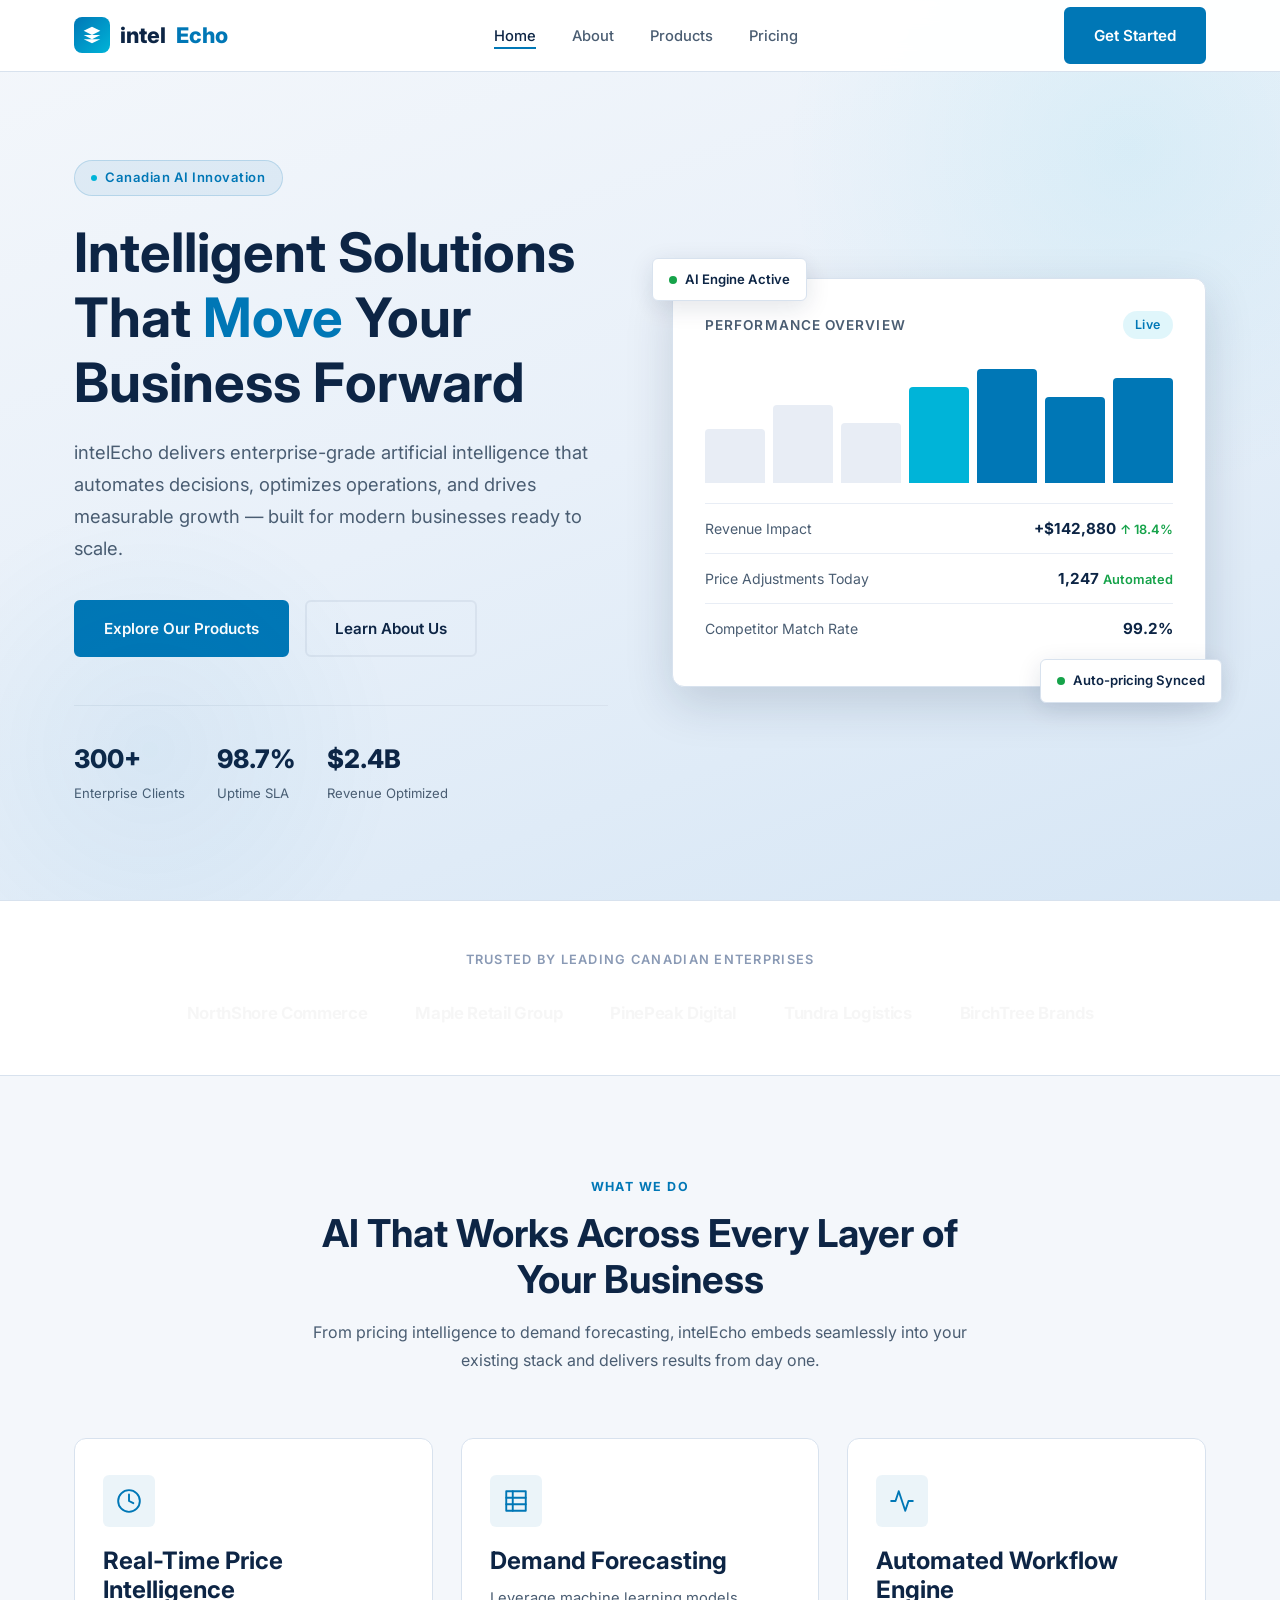
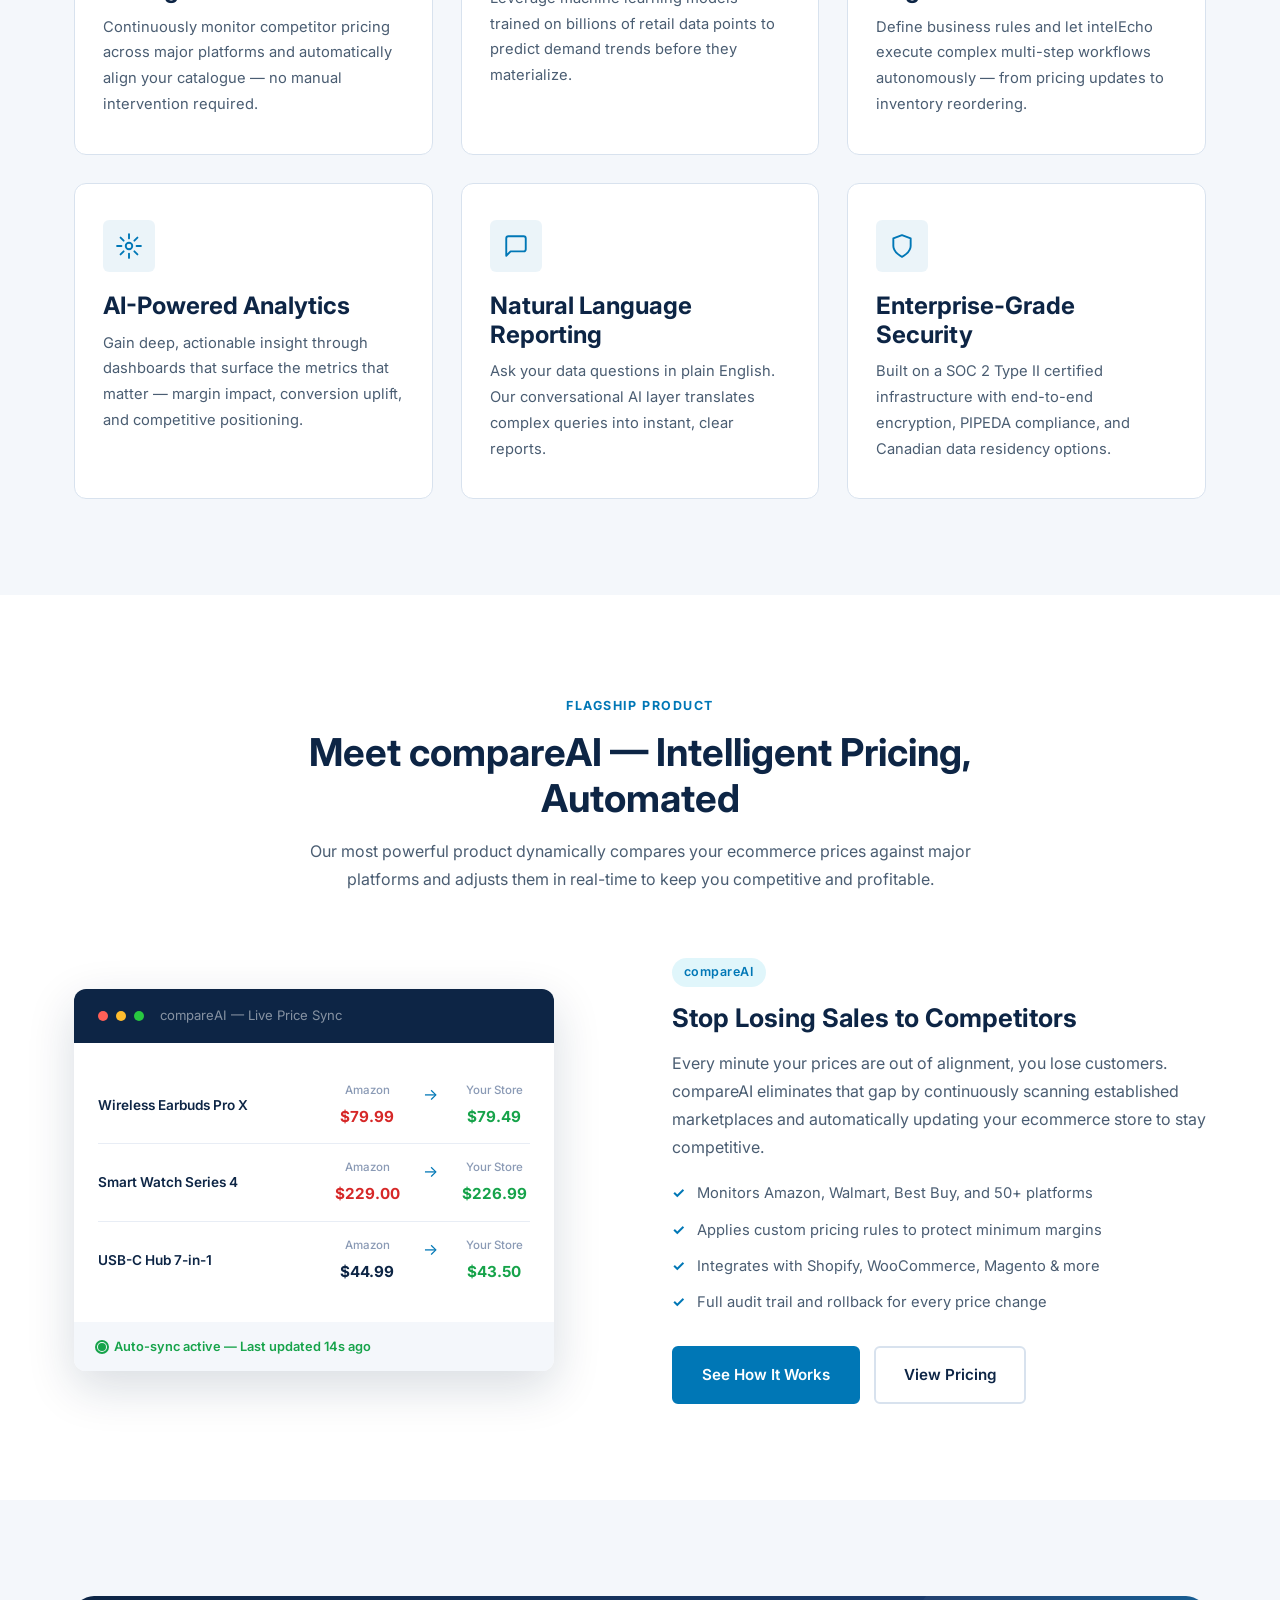
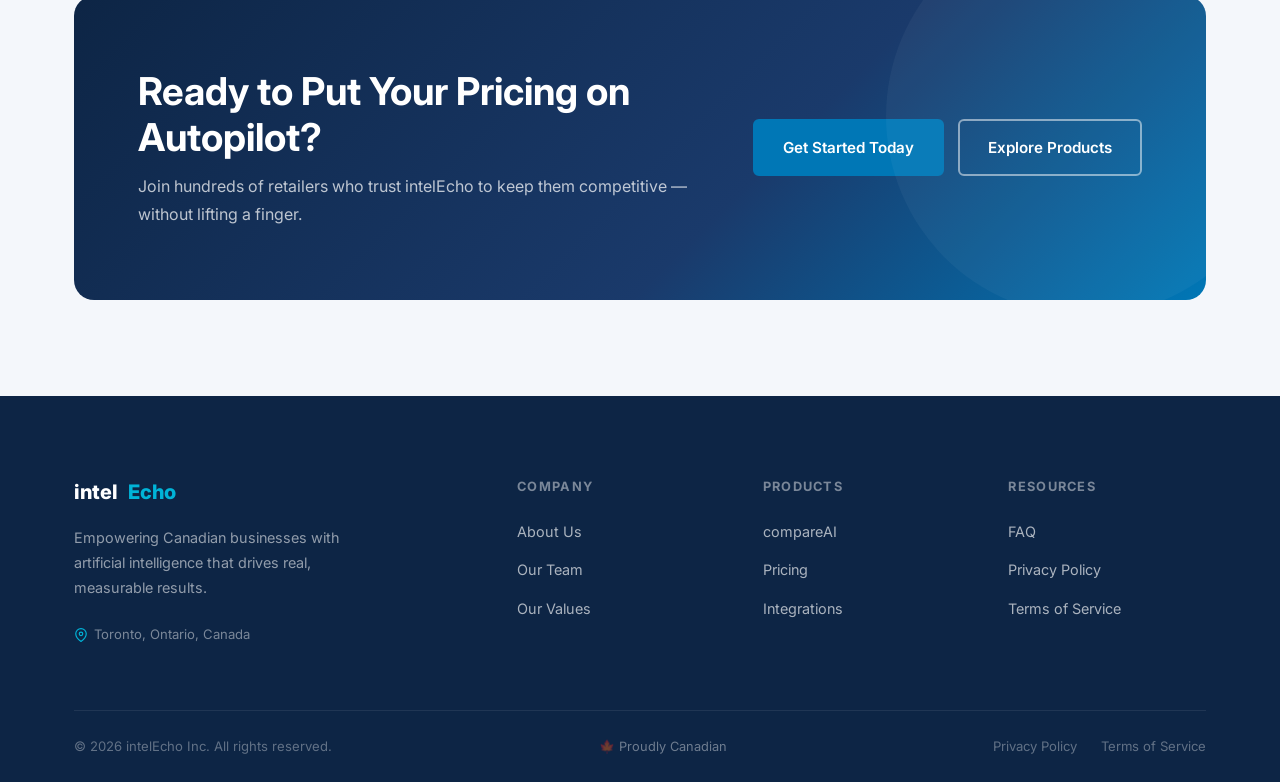
<file: index.html>
<!DOCTYPE html>
<html lang="en-CA">
<head>
  <meta charset="UTF-8" />
  <meta name="viewport" content="width=device-width, initial-scale=1.0" />
  <title>intelEcho — AI-Driven Business Solutions</title>
  <meta name="description" content="intelEcho delivers enterprise-grade artificial intelligence solutions for businesses. Automate, optimize, and scale with confidence." />
  <link rel="preconnect" href="https://fonts.googleapis.com" />
  <link rel="preconnect" href="https://fonts.gstatic.com" crossorigin />
  <link href="https://fonts.googleapis.com/css2?family=Inter:wght@400;500;600;700;800&display=swap" rel="stylesheet" />
  <link rel="stylesheet" href="css/style.css" />
</head>
<body>

  <!-- ======================== NAVIGATION ======================== -->
  <nav class="nav" id="navbar">
    <div class="nav__inner">
      <a href="index.html" class="nav__logo">
        <div class="nav__logo-icon">
          <svg viewBox="0 0 24 24" xmlns="http://www.w3.org/2000/svg">
            <path d="M12 2L2 7l10 5 10-5-10-5zM2 17l10 5 10-5M2 12l10 5 10-5"/>
          </svg>
        </div>
        intel<span class="accent">Echo</span>
      </a>

      <ul class="nav__links">
        <li><a href="index.html" class="active">Home</a></li>
        <li><a href="about.html">About</a></li>
        <li><a href="products.html">Products</a></li>
        <li><a href="pricing.html">Pricing</a></li>
      </ul>

      <div class="nav__cta">
        <a href="https://mail.google.com/mail/?view=cm&fs=1&to=contact@intelechoai.com&su=Getting+Started+with+intelEcho" target="_blank" rel="noopener" class="btn btn-primary">Get Started</a>
      </div>

      <div class="nav__hamburger" id="hamburger" aria-label="Open menu">
        <span></span><span></span><span></span>
      </div>
    </div>
  </nav>

  <div class="nav__mobile" id="mobileMenu">
    <a href="index.html">Home</a>
    <a href="about.html">About</a>
    <a href="products.html">Products</a>
    <a href="pricing.html">Pricing</a>
    <a href="https://mail.google.com/mail/?view=cm&fs=1&to=contact@intelechoai.com&su=Getting+Started+with+intelEcho" target="_blank" rel="noopener" class="btn btn-primary">Get Started</a>
  </div>

  <!-- ======================== HERO ======================== -->
  <section class="hero">
    <div class="container">
      <div class="hero__inner">
        <div class="hero__content animate-in">
          <div class="hero__eyebrow">Canadian AI Innovation</div>
          <h1>Intelligent Solutions That <span class="highlight">Move</span> Your Business Forward</h1>
          <p class="lead">intelEcho delivers enterprise-grade artificial intelligence that automates decisions, optimizes operations, and drives measurable growth — built for modern businesses ready to scale.</p>
          <div class="hero__actions">
            <a href="products.html" class="btn btn-primary">Explore Our Products</a>
            <a href="about.html" class="btn btn-outline-dark">Learn About Us</a>
          </div>
          <div class="hero__metrics">
            <div>
              <div class="hero__metric-value">300+</div>
              <div class="hero__metric-label">Enterprise Clients</div>
            </div>
            <div>
              <div class="hero__metric-value">98.7%</div>
              <div class="hero__metric-label">Uptime SLA</div>
            </div>
            <div>
              <div class="hero__metric-value">$2.4B</div>
              <div class="hero__metric-label">Revenue Optimized</div>
            </div>
          </div>
        </div>

        <div class="hero__visual animate-in animate-in--delay-2">
          <div class="floating-tag floating-tag--tl">
            <span class="dot"></span> AI Engine Active
          </div>
          <div class="hero__card">
            <div class="hero__card-header">
              <span class="hero__card-title">Performance Overview</span>
              <span class="badge badge--sky">Live</span>
            </div>
            <div class="hero__chart-bars">
              <div class="hero__bar"></div>
              <div class="hero__bar"></div>
              <div class="hero__bar"></div>
              <div class="hero__bar"></div>
              <div class="hero__bar"></div>
              <div class="hero__bar"></div>
              <div class="hero__bar"></div>
            </div>
            <div class="hero__card-stat">
              <span class="hero__stat-label">Revenue Impact</span>
              <span class="hero__stat-value">+$142,880 <span class="hero__stat-change">↑ 18.4%</span></span>
            </div>
            <div class="hero__card-stat">
              <span class="hero__stat-label">Price Adjustments Today</span>
              <span class="hero__stat-value">1,247 <span class="hero__stat-change">Automated</span></span>
            </div>
            <div class="hero__card-stat">
              <span class="hero__stat-label">Competitor Match Rate</span>
              <span class="hero__stat-value">99.2%</span>
            </div>
          </div>
          <div class="floating-tag floating-tag--br">
            <span class="dot"></span> Auto-pricing Synced
          </div>
        </div>
      </div>
    </div>
  </section>

  <!-- ======================== TRUST BAR ======================== -->
  <section class="trustbar">
    <div class="container">
      <p class="trustbar__label">Trusted by leading Canadian enterprises</p>
      <div class="trustbar__logos">
        <span class="trustbar__logo-item">NorthShore Commerce</span>
        <span class="trustbar__logo-item">Maple Retail Group</span>
        <span class="trustbar__logo-item">PinePeak Digital</span>
        <span class="trustbar__logo-item">Tundra Logistics</span>
        <span class="trustbar__logo-item">BirchTree Brands</span>
      </div>
    </div>
  </section>

  <!-- ======================== FEATURES ======================== -->
  <section class="section section--gray">
    <div class="container">
      <div class="section__header">
        <span class="eyebrow">What We Do</span>
        <h2>AI That Works Across Every Layer of Your Business</h2>
          <p>From pricing intelligence to demand forecasting, intelEcho embeds seamlessly into your existing stack and delivers results from day one.</p>
      </div>
      <div class="features__grid">

        <div class="feature-card animate-in">
          <div class="feature-card__icon">
            <svg viewBox="0 0 24 24"><path d="M12 2a10 10 0 1 0 0 20A10 10 0 0 0 12 2z"/><path d="M12 6v6l4 2"/></svg>
          </div>
          <h3>Real-Time Price Intelligence</h3>
          <p>Continuously monitor competitor pricing across major platforms and automatically align your catalogue — no manual intervention required.</p>
        </div>

        <div class="feature-card animate-in animate-in--delay-1">
          <div class="feature-card__icon">
            <svg viewBox="0 0 24 24"><path d="M3 3h18v18H3z"/><path d="M3 9h18M3 15h18M9 3v18"/></svg>
          </div>
          <h3>Demand Forecasting</h3>
          <p>Leverage machine learning models trained on billions of retail data points to predict demand trends before they materialize.</p>
        </div>

        <div class="feature-card animate-in animate-in--delay-2">
          <div class="feature-card__icon">
            <svg viewBox="0 0 24 24"><path d="M22 12h-4l-3 9L9 3l-3 9H2"/></svg>
          </div>
          <h3>Automated Workflow Engine</h3>
          <p>Define business rules and let intelEcho execute complex multi-step workflows autonomously — from pricing updates to inventory reordering.</p>
        </div>

        <div class="feature-card animate-in">
          <div class="feature-card__icon">
            <svg viewBox="0 0 24 24"><circle cx="12" cy="12" r="3"/><path d="M12 1v4M12 19v4M4.22 4.22l2.83 2.83M16.95 16.95l2.83 2.83M1 12h4M19 12h4M4.22 19.78l2.83-2.83M16.95 7.05l2.83-2.83"/></svg>
          </div>
          <h3>AI-Powered Analytics</h3>
          <p>Gain deep, actionable insight through dashboards that surface the metrics that matter — margin impact, conversion uplift, and competitive positioning.</p>
        </div>

        <div class="feature-card animate-in animate-in--delay-1">
          <div class="feature-card__icon">
            <svg viewBox="0 0 24 24"><path d="M21 15a2 2 0 0 1-2 2H7l-4 4V5a2 2 0 0 1 2-2h14a2 2 0 0 1 2 2z"/></svg>
          </div>
          <h3>Natural Language Reporting</h3>
          <p>Ask your data questions in plain English. Our conversational AI layer translates complex queries into instant, clear reports.</p>
        </div>

        <div class="feature-card animate-in animate-in--delay-2">
          <div class="feature-card__icon">
            <svg viewBox="0 0 24 24"><path d="M12 22s8-4 8-10V5l-8-3-8 3v7c0 6 8 10 8 10z"/></svg>
          </div>
          <h3>Enterprise-Grade Security</h3>
          <p>Built on a SOC 2 Type II certified infrastructure with end-to-end encryption, PIPEDA compliance, and Canadian data residency options.</p>
        </div>

      </div>
    </div>
  </section>

  <!-- ======================== PRODUCT SPOTLIGHT ======================== -->
  <section class="section">
    <div class="container">
      <div class="section__header">
        <span class="eyebrow">Flagship Product</span>
        <h2>Meet compareAI — Intelligent Pricing, Automated</h2>
        <p>Our most powerful product dynamically compares your ecommerce prices against major platforms and adjusts them in real-time to keep you competitive and profitable.</p>
      </div>

      <div style="display:grid; grid-template-columns:1fr 1fr; gap:64px; align-items:center;">
        <div>
          <div class="compare-widget" style="max-width:480px;">
            <div class="compare-widget__header">
              <div class="compare-widget__dot"></div>
              <div class="compare-widget__dot"></div>
              <div class="compare-widget__dot"></div>
              <span class="compare-widget__title">compareAI — Live Price Sync</span>
            </div>
            <div class="compare-widget__body">
              <div class="compare-row">
                <div class="compare-row__product">Wireless Earbuds Pro X</div>
                <div class="compare-row__prices">
                  <div class="compare-row__price">
                    <span class="label">Amazon</span>
                    <span class="value lower">$79.99</span>
                  </div>
                  <div class="compare-row__arrow">→</div>
                  <div class="compare-row__price">
                    <span class="label">Your Store</span>
                    <span class="value updated">$79.49</span>
                  </div>
                </div>
              </div>
              <div class="compare-row">
                <div class="compare-row__product">Smart Watch Series 4</div>
                <div class="compare-row__prices">
                  <div class="compare-row__price">
                    <span class="label">Amazon</span>
                    <span class="value lower">$229.00</span>
                  </div>
                  <div class="compare-row__arrow">→</div>
                  <div class="compare-row__price">
                    <span class="label">Your Store</span>
                    <span class="value updated">$226.99</span>
                  </div>
                </div>
              </div>
              <div class="compare-row">
                <div class="compare-row__product">USB-C Hub 7-in-1</div>
                <div class="compare-row__prices">
                  <div class="compare-row__price">
                    <span class="label">Amazon</span>
                    <span class="value">$44.99</span>
                  </div>
                  <div class="compare-row__arrow">→</div>
                  <div class="compare-row__price">
                    <span class="label">Your Store</span>
                    <span class="value updated">$43.50</span>
                  </div>
                </div>
              </div>
            </div>
            <div class="compare-widget__footer">
              <div class="compare-widget__status">
                <div class="pulse-dot"></div>
                Auto-sync active — Last updated 14s ago
              </div>
            </div>
          </div>
        </div>

        <div>
          <span class="badge badge--sky" style="margin-bottom:16px;">compareAI</span>
          <h3 style="font-size:1.6rem; margin-bottom:16px;">Stop Losing Sales to Competitors</h3>
          <p style="margin-bottom:20px;">Every minute your prices are out of alignment, you lose customers. compareAI eliminates that gap by continuously scanning established marketplaces and automatically updating your ecommerce store to stay competitive.</p>
          <ul style="display:flex; flex-direction:column; gap:12px; margin-bottom:32px;">
            <li style="display:flex; align-items:flex-start; gap:12px; font-size:0.92rem; color:#4A5D72;">
              <span style="color:#0077B6; font-weight:700; flex-shrink:0;">✓</span>
              Monitors Amazon, Walmart, Best Buy, and 50+ platforms
            </li>
            <li style="display:flex; align-items:flex-start; gap:12px; font-size:0.92rem; color:#4A5D72;">
              <span style="color:#0077B6; font-weight:700; flex-shrink:0;">✓</span>
              Applies custom pricing rules to protect minimum margins
            </li>
            <li style="display:flex; align-items:flex-start; gap:12px; font-size:0.92rem; color:#4A5D72;">
              <span style="color:#0077B6; font-weight:700; flex-shrink:0;">✓</span>
              Integrates with Shopify, WooCommerce, Magento & more
            </li>
            <li style="display:flex; align-items:flex-start; gap:12px; font-size:0.92rem; color:#4A5D72;">
              <span style="color:#0077B6; font-weight:700; flex-shrink:0;">✓</span>
              Full audit trail and rollback for every price change
            </li>
          </ul>
          <div style="display:flex; gap:14px; flex-wrap:wrap;">
            <a href="products.html" class="btn btn-primary">See How It Works</a>
            <a href="pricing.html" class="btn btn-outline-dark">View Pricing</a>
          </div>
        </div>
      </div>
    </div>
  </section>

  <!-- ======================== CTA ======================== -->
  <section class="section section--gray">
    <div class="container">
      <div class="cta-banner">
        <div class="cta-banner__content">
          <h2>Ready to Put Your Pricing on Autopilot?</h2>
          <p>Join hundreds of retailers who trust intelEcho to keep them competitive — without lifting a finger.</p>
        </div>
        <div class="cta-banner__actions">
          <a href="https://mail.google.com/mail/?view=cm&fs=1&to=contact@intelechoai.com&su=Getting+Started+with+intelEcho" target="_blank" rel="noopener" class="btn btn-primary">Get Started Today</a>
          <a href="products.html" class="btn btn-outline">Explore Products</a>
        </div>
      </div>
    </div>
  </section>

  <!-- ======================== FOOTER ======================== -->
  <footer class="footer">
    <div class="container">
      <div class="footer__grid">
        <div class="footer__brand">
          <div class="footer__logo">
            intel<span class="accent">Echo</span>
          </div>
          <p class="footer__desc">Empowering Canadian businesses with artificial intelligence that drives real, measurable results.</p>
          <div class="footer__location">
            <svg viewBox="0 0 24 24"><path d="M21 10c0 7-9 13-9 13s-9-6-9-13a9 9 0 0 1 18 0z"/><circle cx="12" cy="10" r="3"/></svg>
            Toronto, Ontario, Canada
          </div>
        </div>

        <div>
          <p class="footer__col-title">Company</p>
          <ul class="footer__links">
            <li><a href="about.html">About Us</a></li>
            <li><a href="about.html#team">Our Team</a></li>
            <li><a href="about.html#values">Our Values</a></li>
          </ul>
        </div>

        <div>
          <p class="footer__col-title">Products</p>
          <ul class="footer__links">
            <li><a href="products.html">compareAI</a></li>
            <li><a href="pricing.html">Pricing</a></li>
            <li><a href="products.html#integrations">Integrations</a></li>
          </ul>
        </div>

        <div>
          <p class="footer__col-title">Resources</p>
          <ul class="footer__links">
            <li><a href="pricing.html#faq">FAQ</a></li>
            <li><a href="#">Privacy Policy</a></li>
            <li><a href="#">Terms of Service</a></li>
          </ul>
        </div>
      </div>

      <div class="footer__bottom">
        <p class="footer__copy">&copy; 2026 intelEcho Inc. All rights reserved.</p>
        <div class="footer__flag">🍁 Proudly Canadian</div>
        <div class="footer__bottom-links">
          <a href="#">Privacy Policy</a>
          <a href="#">Terms of Service</a>
        </div>
      </div>
    </div>
  </footer>

  <script src="js/main.js"></script>
</body>
</html>
</file>
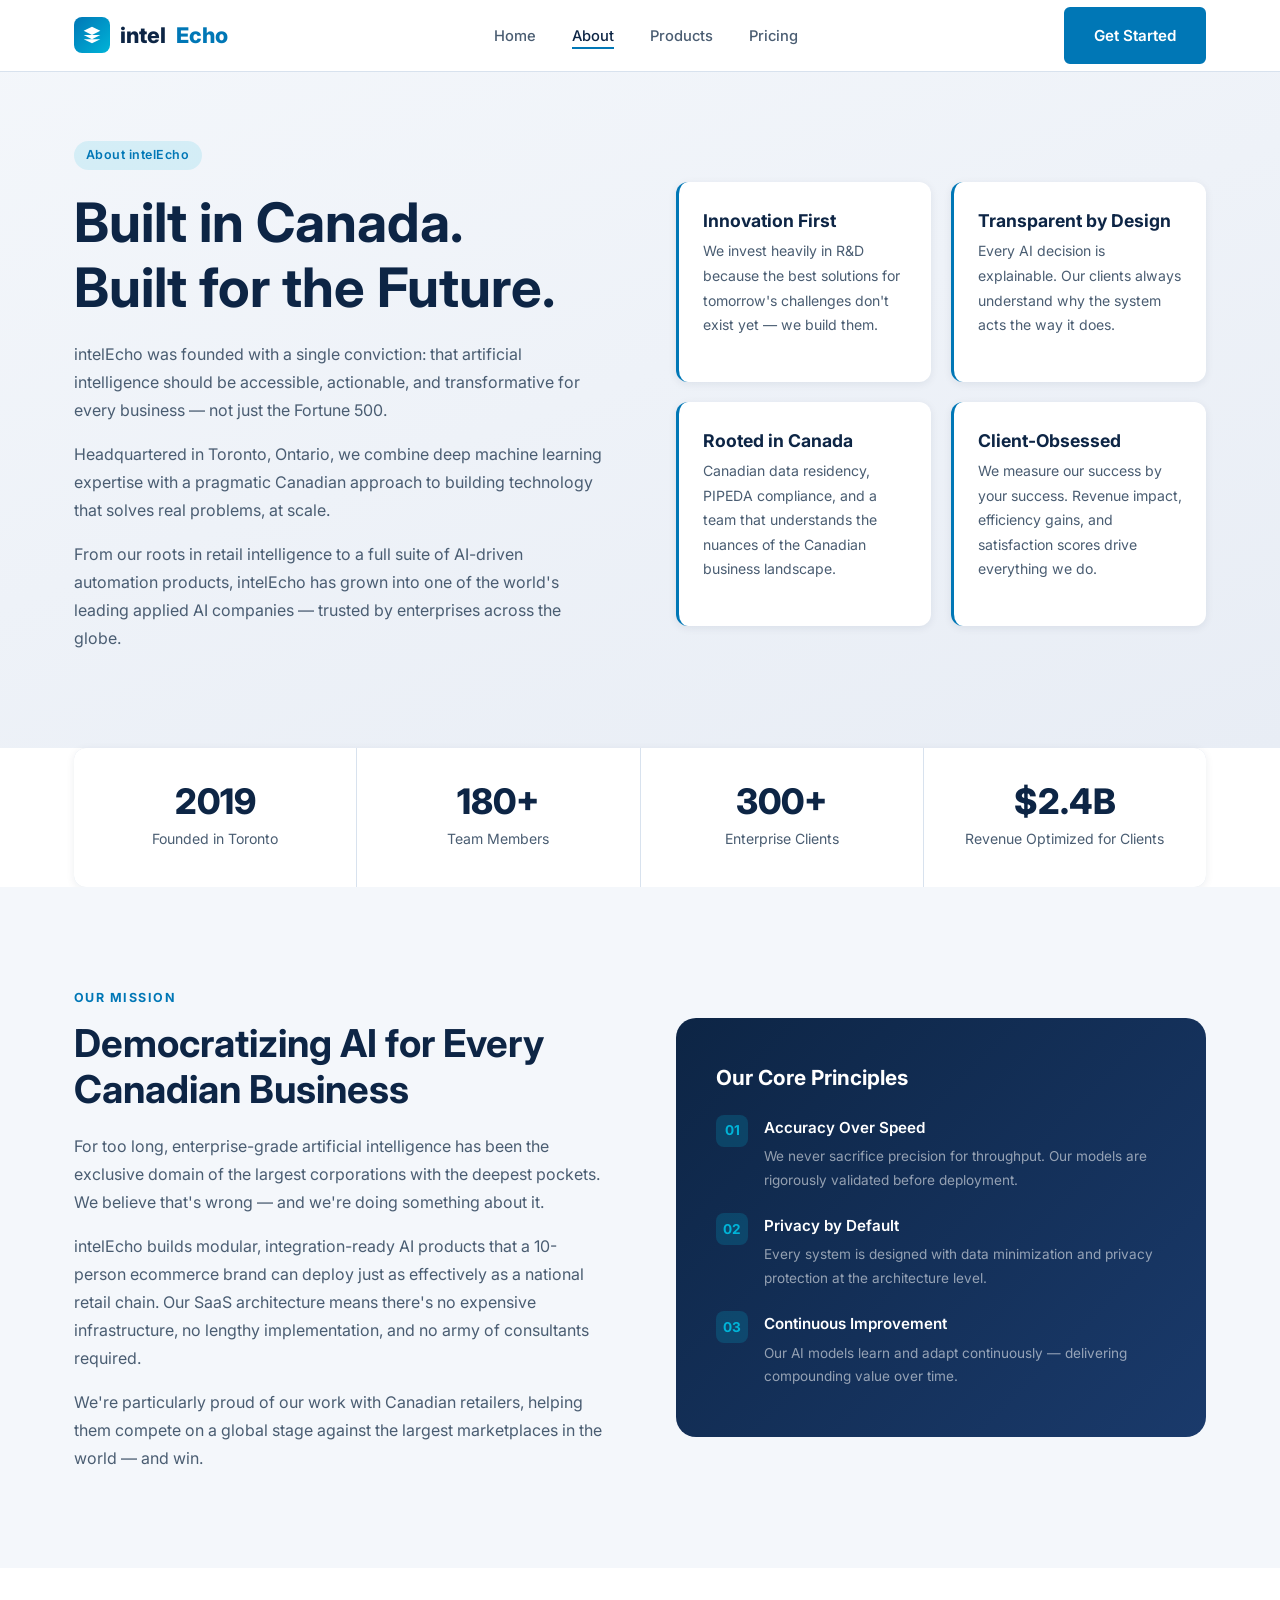
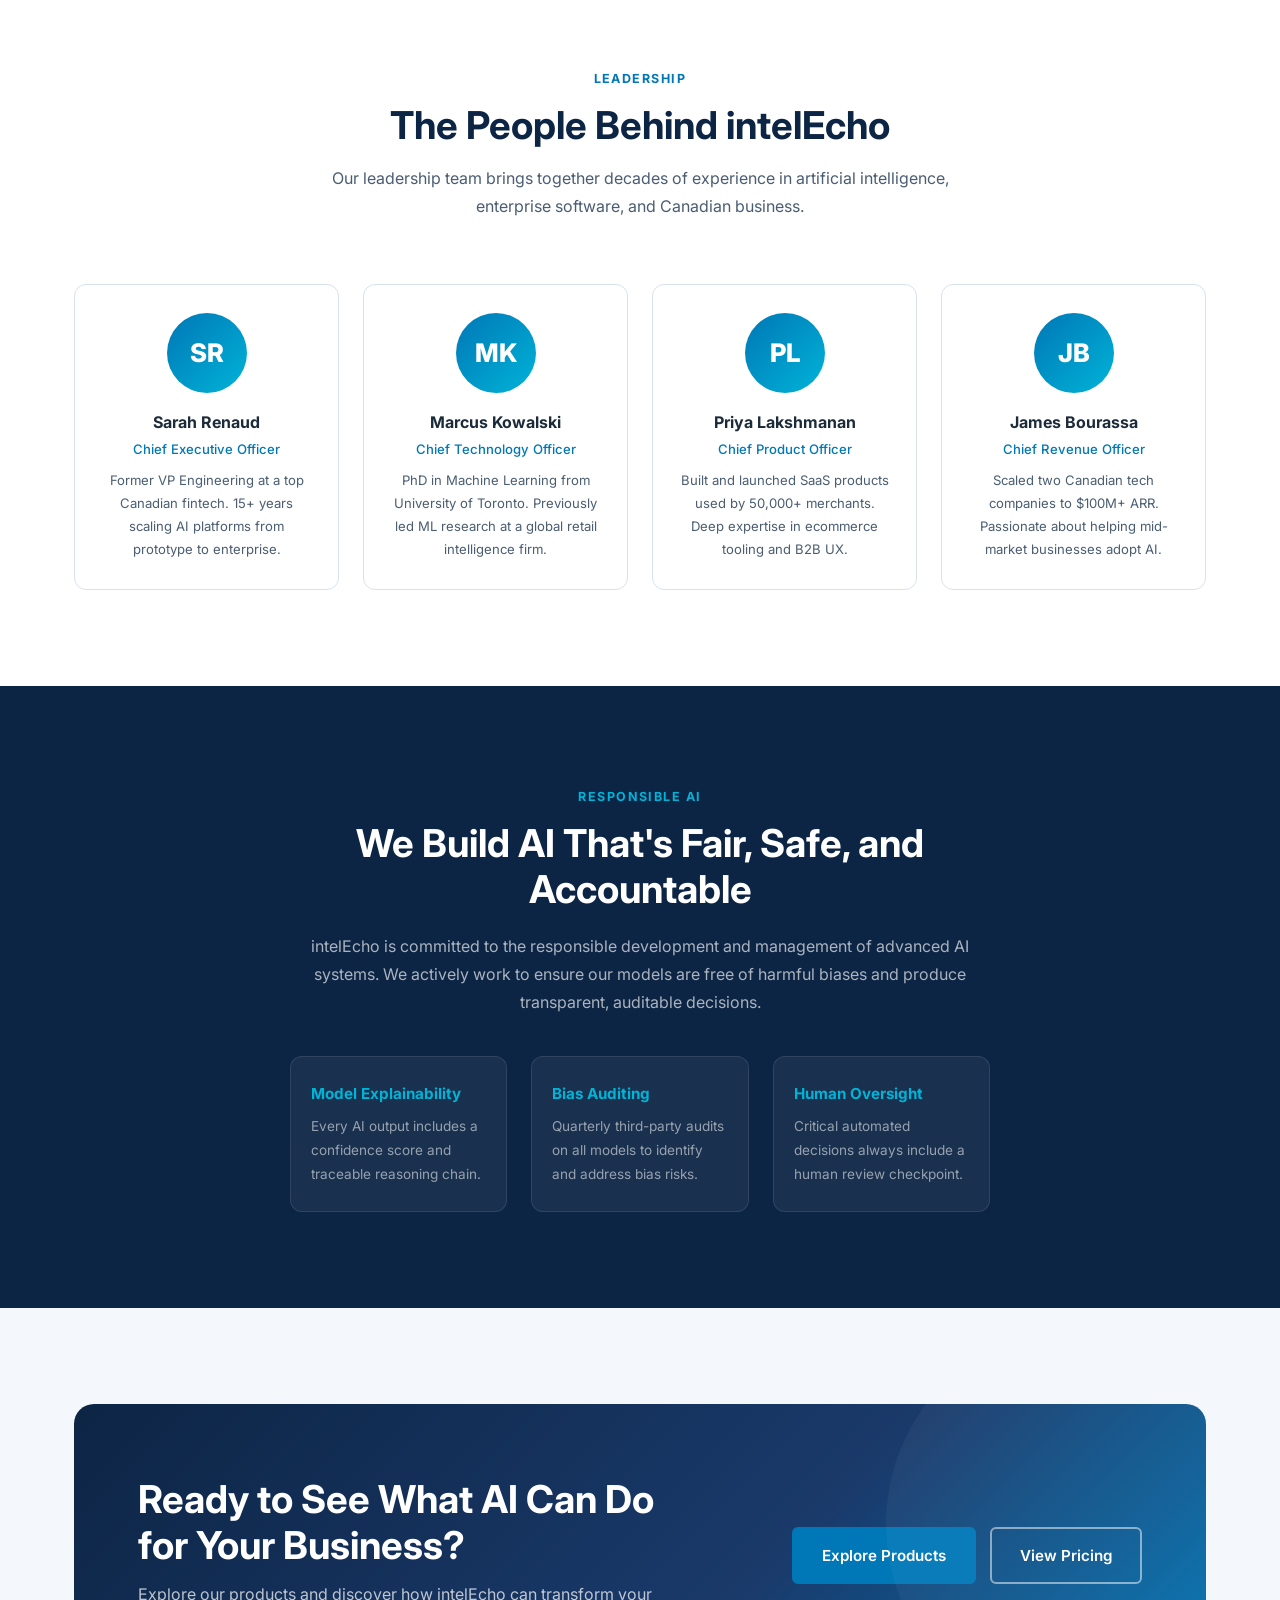
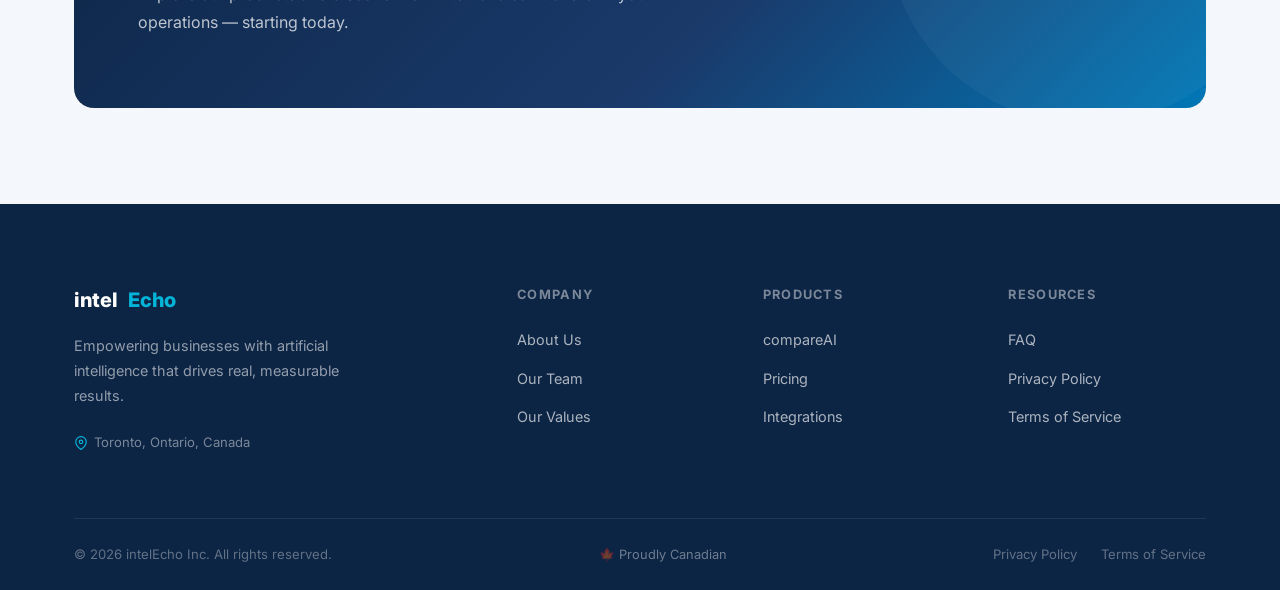
<file: about.html>
<!DOCTYPE html>
<html lang="en">
<head>
  <meta charset="UTF-8" />
  <meta name="viewport" content="width=device-width, initial-scale=1.0" />
  <title>About Us — intelEcho | AI Solutions</title>
  <meta name="description" content="Learn about intelEcho — an artificial intelligence company building the next generation of intelligent automation for enterprise businesses." />
  <link rel="preconnect" href="https://fonts.googleapis.com" />
  <link rel="preconnect" href="https://fonts.gstatic.com" crossorigin />
  <link href="https://fonts.googleapis.com/css2?family=Inter:wght@400;500;600;700;800&display=swap" rel="stylesheet" />
  <link rel="stylesheet" href="css/style.css" />
</head>
<body>

  <!-- ======================== NAVIGATION ======================== -->
  <nav class="nav" id="navbar">
    <div class="nav__inner">
      <a href="index.html" class="nav__logo">
        <div class="nav__logo-icon">
          <svg viewBox="0 0 24 24" xmlns="http://www.w3.org/2000/svg">
            <path d="M12 2L2 7l10 5 10-5-10-5zM2 17l10 5 10-5M2 12l10 5 10-5"/>
          </svg>
        </div>
        intel<span class="accent">Echo</span>
      </a>

      <ul class="nav__links">
        <li><a href="index.html">Home</a></li>
        <li><a href="about.html" class="active">About</a></li>
        <li><a href="products.html">Products</a></li>
        <li><a href="pricing.html">Pricing</a></li>
      </ul>

      <div class="nav__cta">
        <a href="https://mail.google.com/mail/?view=cm&fs=1&to=contact@intelechoai.com&su=Getting+Started+with+intelEcho" target="_blank" rel="noopener" class="btn btn-primary">Get Started</a>
      </div>

      <div class="nav__hamburger" id="hamburger" aria-label="Open menu">
        <span></span><span></span><span></span>
      </div>
    </div>
  </nav>

  <div class="nav__mobile" id="mobileMenu">
    <a href="index.html">Home</a>
    <a href="about.html">About</a>
    <a href="products.html">Products</a>
    <a href="pricing.html">Pricing</a>
    <a href="https://mail.google.com/mail/?view=cm&fs=1&to=contact@intelechoai.com&su=Getting+Started+with+intelEcho" target="_blank" rel="noopener" class="btn btn-primary">Get Started</a>
  </div>

  <!-- ======================== ABOUT HERO ======================== -->
  <section class="about-hero">
    <div class="container">
      <div class="about-hero__inner">
        <div class="animate-in">
          <span class="badge badge--sky" style="margin-bottom:20px;">About intelEcho</span>
          <h1>Built in Canada.<br>Built for the Future.</h1>
          <p>intelEcho was founded with a single conviction: that artificial intelligence should be accessible, actionable, and transformative for every business — not just the Fortune 500.</p>
          <p>Headquartered in Toronto, Ontario, we combine deep machine learning expertise with a pragmatic Canadian approach to building technology that solves real problems, at scale.</p>
          <p>From our roots in retail intelligence to a full suite of AI-driven automation products, intelEcho has grown into one of the world's leading applied AI companies — trusted by enterprises across the globe.</p>
        </div>

        <div class="about-values animate-in animate-in--delay-2" id="values">
          <div class="value-card">
            <h4>Innovation First</h4>
            <p>We invest heavily in R&D because the best solutions for tomorrow's challenges don't exist yet — we build them.</p>
          </div>
          <div class="value-card">
            <h4>Transparent by Design</h4>
            <p>Every AI decision is explainable. Our clients always understand why the system acts the way it does.</p>
          </div>
          <div class="value-card">
            <h4>Rooted in Canada</h4>
            <p>Canadian data residency, PIPEDA compliance, and a team that understands the nuances of the Canadian business landscape.</p>
          </div>
          <div class="value-card">
            <h4>Client-Obsessed</h4>
            <p>We measure our success by your success. Revenue impact, efficiency gains, and satisfaction scores drive everything we do.</p>
          </div>
        </div>
      </div>
    </div>
  </section>

  <!-- ======================== STAT STRIP ======================== -->
  <section style="padding: 0; background: var(--white);">
    <div class="container" style="padding-top: 0; padding-bottom: 0;">
      <div class="stat-strip">
        <div class="stat-strip__item">
          <div class="stat-strip__value">2019</div>
          <div class="stat-strip__label">Founded in Toronto</div>
        </div>
        <div class="stat-strip__item">
          <div class="stat-strip__value">180+</div>
          <div class="stat-strip__label">Team Members</div>
        </div>
        <div class="stat-strip__item">
          <div class="stat-strip__value">300+</div>
          <div class="stat-strip__label">Enterprise Clients</div>
        </div>
        <div class="stat-strip__item">
          <div class="stat-strip__value">$2.4B</div>
          <div class="stat-strip__label">Revenue Optimized for Clients</div>
        </div>
      </div>
    </div>
  </section>

  <!-- ======================== MISSION ======================== -->
  <section class="section section--gray">
    <div class="container">
      <div style="display:grid; grid-template-columns:1fr 1fr; gap:72px; align-items:center;">
        <div>
          <span class="eyebrow" style="display:inline-block; font-size:0.78rem; font-weight:700; letter-spacing:0.12em; text-transform:uppercase; color:var(--sky); margin-bottom:12px;">Our Mission</span>
          <h2 style="margin-bottom:20px;">Democratizing AI for Every Canadian Business</h2>
          <p style="margin-bottom:16px;">For too long, enterprise-grade artificial intelligence has been the exclusive domain of the largest corporations with the deepest pockets. We believe that's wrong — and we're doing something about it.</p>
          <p style="margin-bottom:16px;">intelEcho builds modular, integration-ready AI products that a 10-person ecommerce brand can deploy just as effectively as a national retail chain. Our SaaS architecture means there's no expensive infrastructure, no lengthy implementation, and no army of consultants required.</p>
          <p>We're particularly proud of our work with Canadian retailers, helping them compete on a global stage against the largest marketplaces in the world — and win.</p>
        </div>
        <div style="background: linear-gradient(135deg, var(--navy) 0%, var(--navy-mid) 100%); border-radius: var(--radius-lg); padding: 48px 40px;">
          <h3 style="color:var(--white); margin-bottom:24px; font-size:1.3rem;">Our Core Principles</h3>
          <ul style="display:flex; flex-direction:column; gap:20px;">
            <li style="display:flex; gap:16px; align-items:flex-start;">
              <span style="width:32px; height:32px; background:rgba(0,180,216,0.2); border-radius:8px; display:flex; align-items:center; justify-content:center; flex-shrink:0; color:var(--sky-light); font-weight:700; font-size:0.85rem;">01</span>
              <div>
                <p style="color:var(--white); font-weight:600; margin-bottom:4px; font-size:0.95rem;">Accuracy Over Speed</p>
                <p style="color:rgba(255,255,255,0.55); font-size:0.85rem; margin:0;">We never sacrifice precision for throughput. Our models are rigorously validated before deployment.</p>
              </div>
            </li>
            <li style="display:flex; gap:16px; align-items:flex-start;">
              <span style="width:32px; height:32px; background:rgba(0,180,216,0.2); border-radius:8px; display:flex; align-items:center; justify-content:center; flex-shrink:0; color:var(--sky-light); font-weight:700; font-size:0.85rem;">02</span>
              <div>
                <p style="color:var(--white); font-weight:600; margin-bottom:4px; font-size:0.95rem;">Privacy by Default</p>
                <p style="color:rgba(255,255,255,0.55); font-size:0.85rem; margin:0;">Every system is designed with data minimization and privacy protection at the architecture level.</p>
              </div>
            </li>
            <li style="display:flex; gap:16px; align-items:flex-start;">
              <span style="width:32px; height:32px; background:rgba(0,180,216,0.2); border-radius:8px; display:flex; align-items:center; justify-content:center; flex-shrink:0; color:var(--sky-light); font-weight:700; font-size:0.85rem;">03</span>
              <div>
                <p style="color:var(--white); font-weight:600; margin-bottom:4px; font-size:0.95rem;">Continuous Improvement</p>
                <p style="color:rgba(255,255,255,0.55); font-size:0.85rem; margin:0;">Our AI models learn and adapt continuously — delivering compounding value over time.</p>
              </div>
            </li>
          </ul>
        </div>
      </div>
    </div>
  </section>

  <!-- ======================== TEAM ======================== -->
  <section class="section" id="team">
    <div class="container">
      <div class="section__header">
        <span class="eyebrow">Leadership</span>
        <h2>The People Behind intelEcho</h2>
        <p>Our leadership team brings together decades of experience in artificial intelligence, enterprise software, and Canadian business.</p>
      </div>
      <div class="team-grid">
        <div class="team-card">
          <div class="team-card__avatar">SR</div>
          <div class="team-card__name">Sarah Renaud</div>
          <div class="team-card__role">Chief Executive Officer</div>
          <p>Former VP Engineering at a top Canadian fintech. 15+ years scaling AI platforms from prototype to enterprise.</p>
        </div>
        <div class="team-card">
          <div class="team-card__avatar">MK</div>
          <div class="team-card__name">Marcus Kowalski</div>
          <div class="team-card__role">Chief Technology Officer</div>
          <p>PhD in Machine Learning from University of Toronto. Previously led ML research at a global retail intelligence firm.</p>
        </div>
        <div class="team-card">
          <div class="team-card__avatar">PL</div>
          <div class="team-card__name">Priya Lakshmanan</div>
          <div class="team-card__role">Chief Product Officer</div>
          <p>Built and launched SaaS products used by 50,000+ merchants. Deep expertise in ecommerce tooling and B2B UX.</p>
        </div>
        <div class="team-card">
          <div class="team-card__avatar">JB</div>
          <div class="team-card__name">James Bourassa</div>
          <div class="team-card__role">Chief Revenue Officer</div>
          <p>Scaled two Canadian tech companies to $100M+ ARR. Passionate about helping mid-market businesses adopt AI.</p>
        </div>
      </div>
    </div>
  </section>

  <!-- ======================== AI ETHICS ======================== -->
  <section class="section section--dark">
    <div class="container">
      <div style="text-align:center; max-width:700px; margin:0 auto;">
        <span class="eyebrow" style="display:inline-block; font-size:0.78rem; font-weight:700; letter-spacing:0.12em; text-transform:uppercase; color:var(--sky-light); margin-bottom:12px;">Responsible AI</span>
        <h2 style="color:var(--white); margin-bottom:20px;">We Build AI That's Fair, Safe, and Accountable</h2>
        <p style="color:rgba(255,255,255,0.65); margin-bottom:40px;">intelEcho is committed to the responsible development and management of advanced AI systems. We actively work to ensure our models are free of harmful biases and produce transparent, auditable decisions.</p>
        <div style="display:grid; grid-template-columns:repeat(3,1fr); gap:24px; text-align:left;">
          <div style="background:rgba(255,255,255,0.05); border:1px solid rgba(255,255,255,0.1); border-radius:var(--radius-md); padding:24px 20px;">
            <p style="color:var(--sky-light); font-weight:700; font-size:0.95rem; margin-bottom:8px;">Model Explainability</p>
            <p style="color:rgba(255,255,255,0.55); font-size:0.85rem; margin:0;">Every AI output includes a confidence score and traceable reasoning chain.</p>
          </div>
          <div style="background:rgba(255,255,255,0.05); border:1px solid rgba(255,255,255,0.1); border-radius:var(--radius-md); padding:24px 20px;">
            <p style="color:var(--sky-light); font-weight:700; font-size:0.95rem; margin-bottom:8px;">Bias Auditing</p>
            <p style="color:rgba(255,255,255,0.55); font-size:0.85rem; margin:0;">Quarterly third-party audits on all models to identify and address bias risks.</p>
          </div>
          <div style="background:rgba(255,255,255,0.05); border:1px solid rgba(255,255,255,0.1); border-radius:var(--radius-md); padding:24px 20px;">
            <p style="color:var(--sky-light); font-weight:700; font-size:0.95rem; margin-bottom:8px;">Human Oversight</p>
            <p style="color:rgba(255,255,255,0.55); font-size:0.85rem; margin:0;">Critical automated decisions always include a human review checkpoint.</p>
          </div>
        </div>
      </div>
    </div>
  </section>

  <!-- ======================== CTA ======================== -->
  <section class="section section--gray">
    <div class="container">
      <div class="cta-banner">
        <div class="cta-banner__content">
          <h2>Ready to See What AI Can Do for Your Business?</h2>
          <p>Explore our products and discover how intelEcho can transform your operations — starting today.</p>
        </div>
        <div class="cta-banner__actions">
          <a href="products.html" class="btn btn-primary">Explore Products</a>
          <a href="pricing.html" class="btn btn-outline">View Pricing</a>
        </div>
      </div>
    </div>
  </section>

  <!-- ======================== FOOTER ======================== -->
  <footer class="footer">
    <div class="container">
      <div class="footer__grid">
        <div class="footer__brand">
          <div class="footer__logo">intel<span class="accent">Echo</span></div>
          <p class="footer__desc">Empowering businesses with artificial intelligence that drives real, measurable results.</p>
          <div class="footer__location">
            <svg viewBox="0 0 24 24"><path d="M21 10c0 7-9 13-9 13s-9-6-9-13a9 9 0 0 1 18 0z"/><circle cx="12" cy="10" r="3"/></svg>
            Toronto, Ontario, Canada
          </div>
        </div>
        <div>
          <p class="footer__col-title">Company</p>
          <ul class="footer__links">
            <li><a href="about.html">About Us</a></li>
            <li><a href="about.html#team">Our Team</a></li>
            <li><a href="about.html#values">Our Values</a></li>
          </ul>
        </div>
        <div>
          <p class="footer__col-title">Products</p>
          <ul class="footer__links">
            <li><a href="products.html">compareAI</a></li>
            <li><a href="pricing.html">Pricing</a></li>
            <li><a href="products.html#integrations">Integrations</a></li>
          </ul>
        </div>
        <div>
          <p class="footer__col-title">Resources</p>
          <ul class="footer__links">
            <li><a href="pricing.html#faq">FAQ</a></li>
            <li><a href="#">Privacy Policy</a></li>
            <li><a href="#">Terms of Service</a></li>
          </ul>
        </div>
      </div>
      <div class="footer__bottom">
        <p class="footer__copy">&copy; 2026 intelEcho Inc. All rights reserved.</p>
        <div class="footer__flag">🍁 Proudly Canadian</div>
        <div class="footer__bottom-links">
          <a href="#">Privacy Policy</a>
          <a href="#">Terms of Service</a>
        </div>
      </div>
    </div>
  </footer>

  <script src="js/main.js"></script>
</body>
</html>
</file>
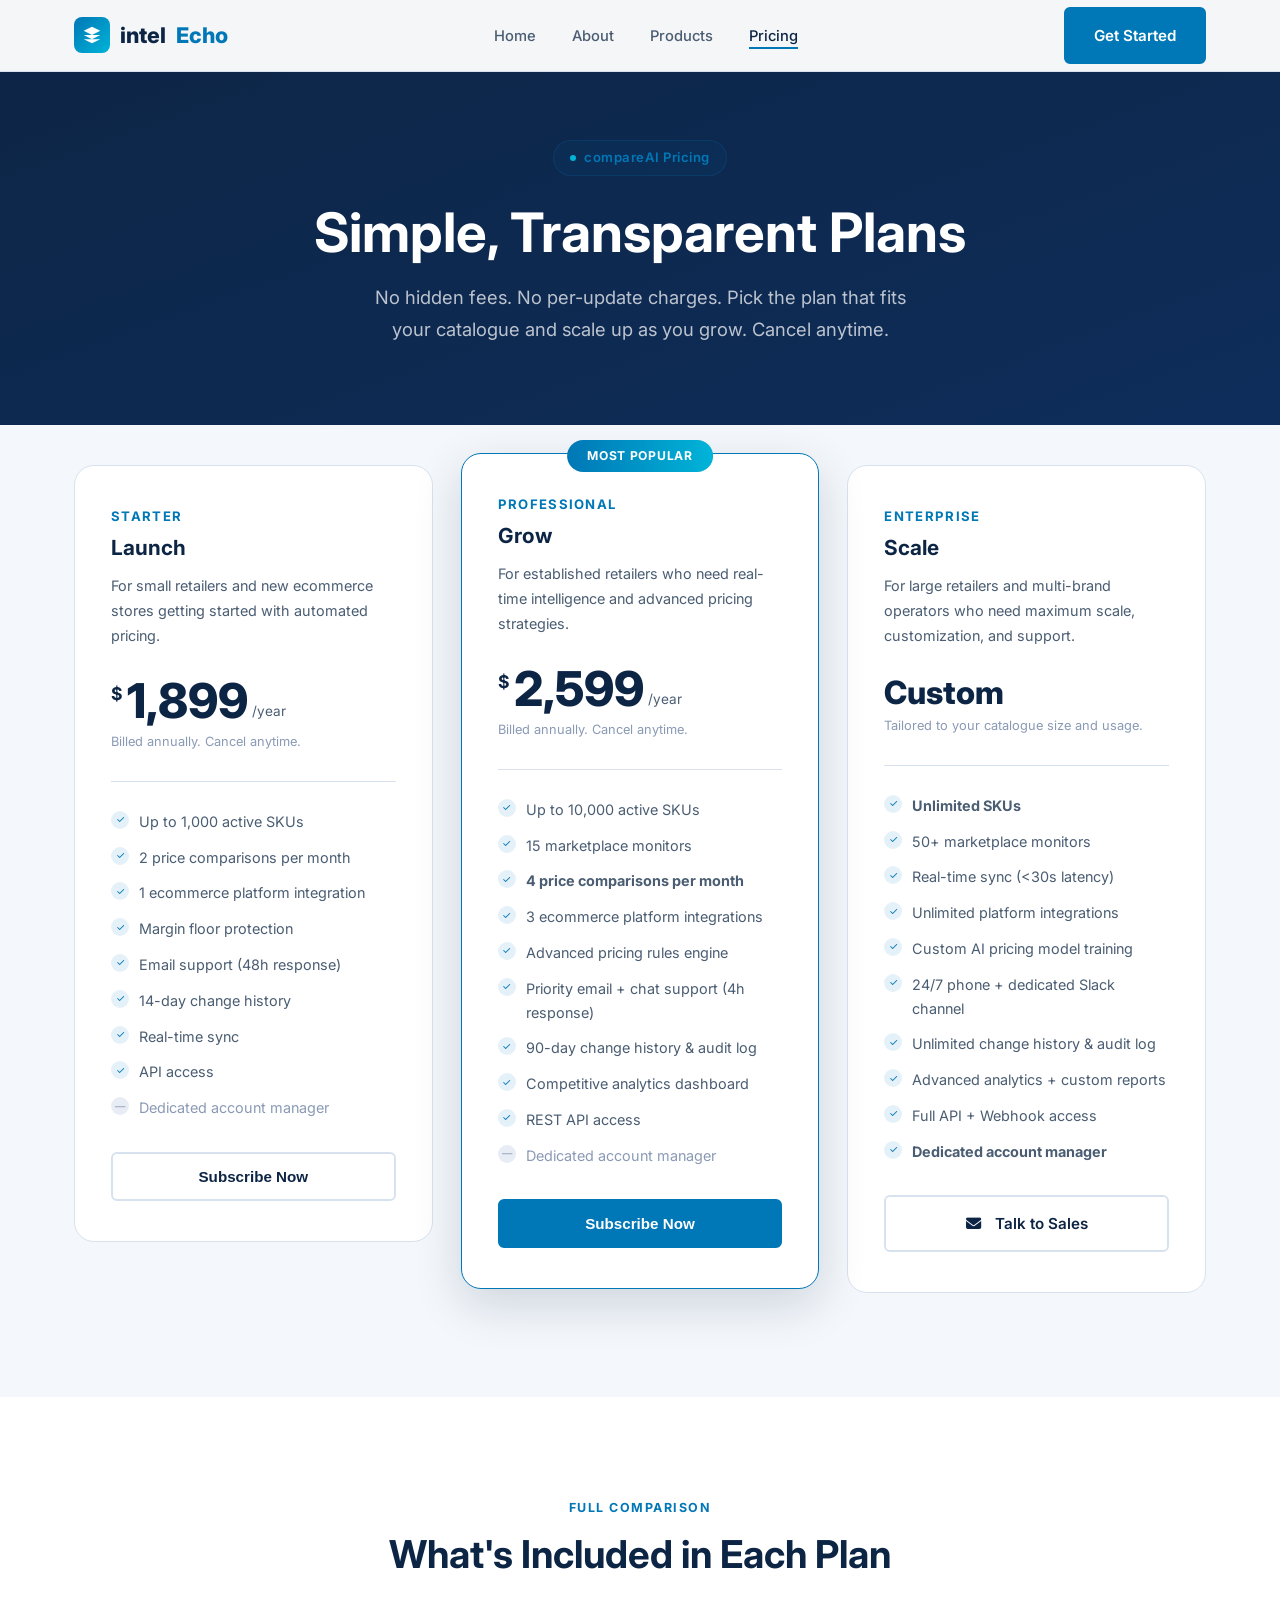
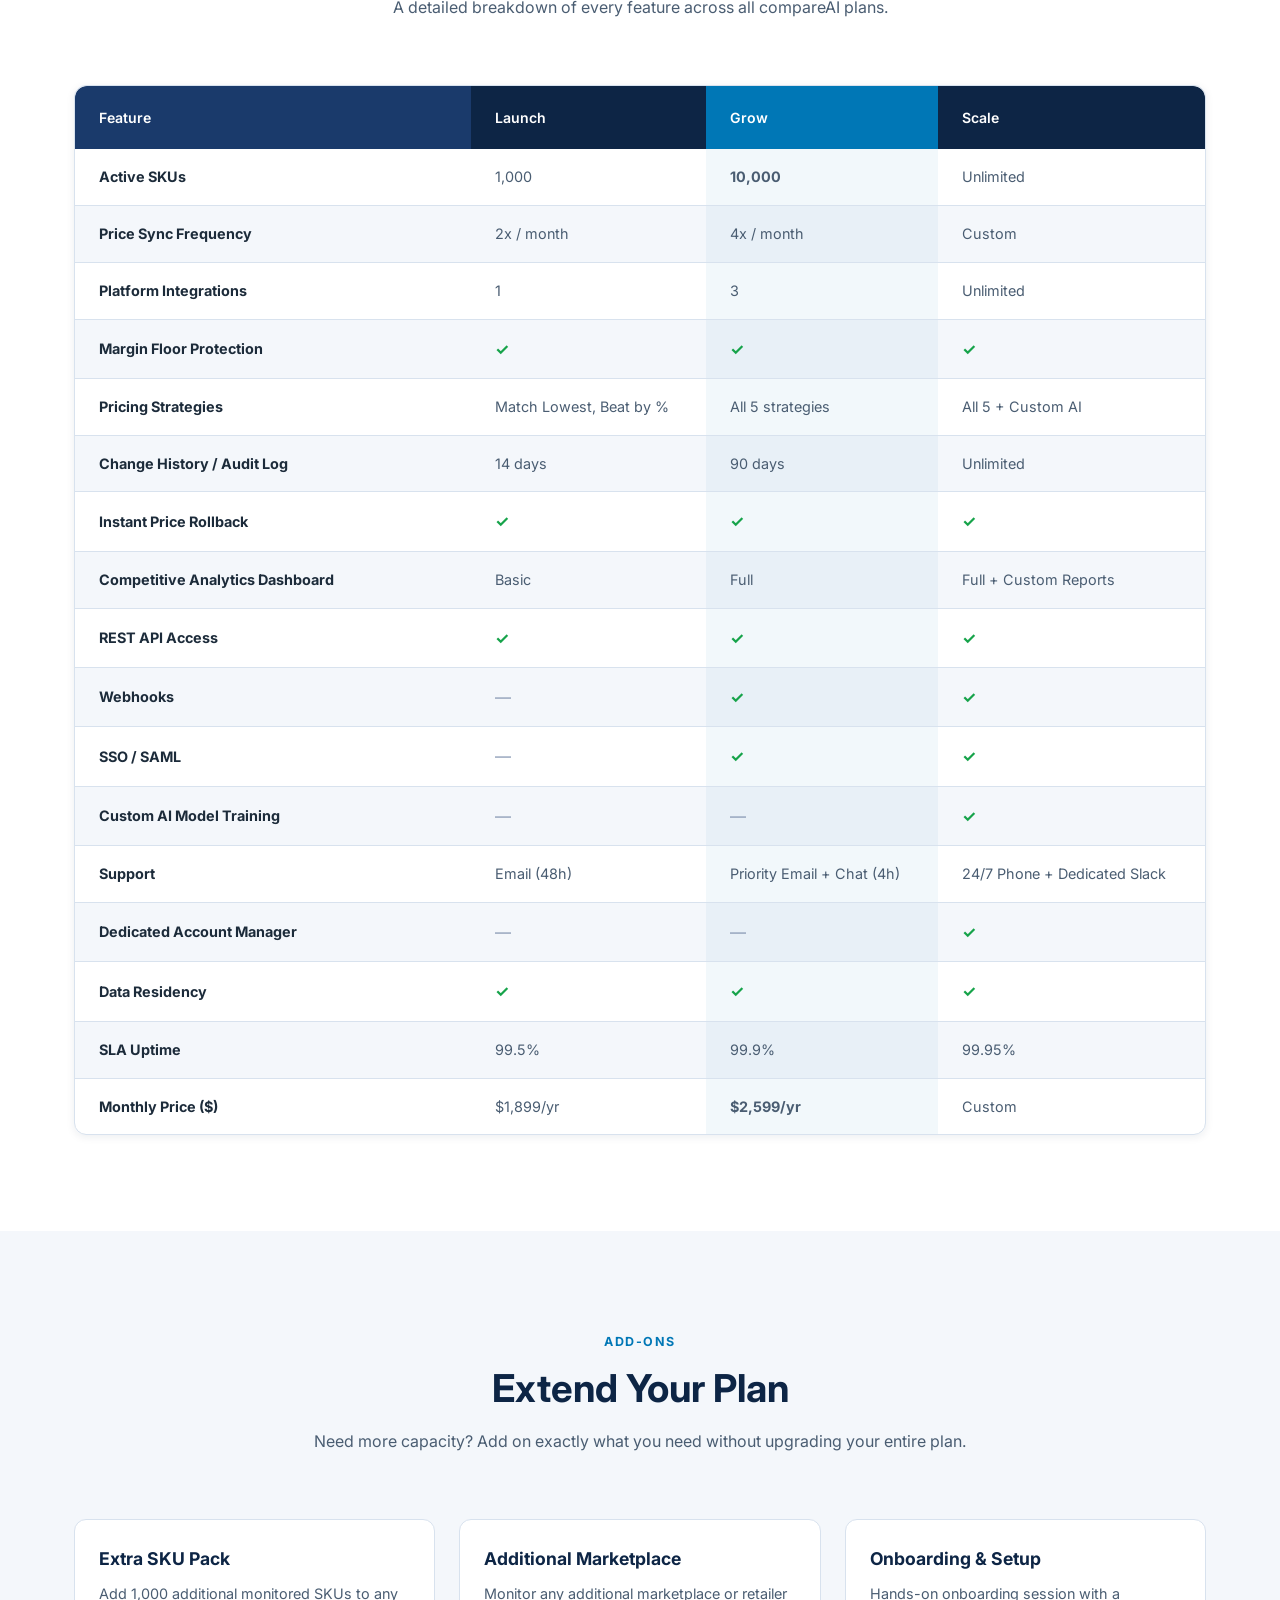
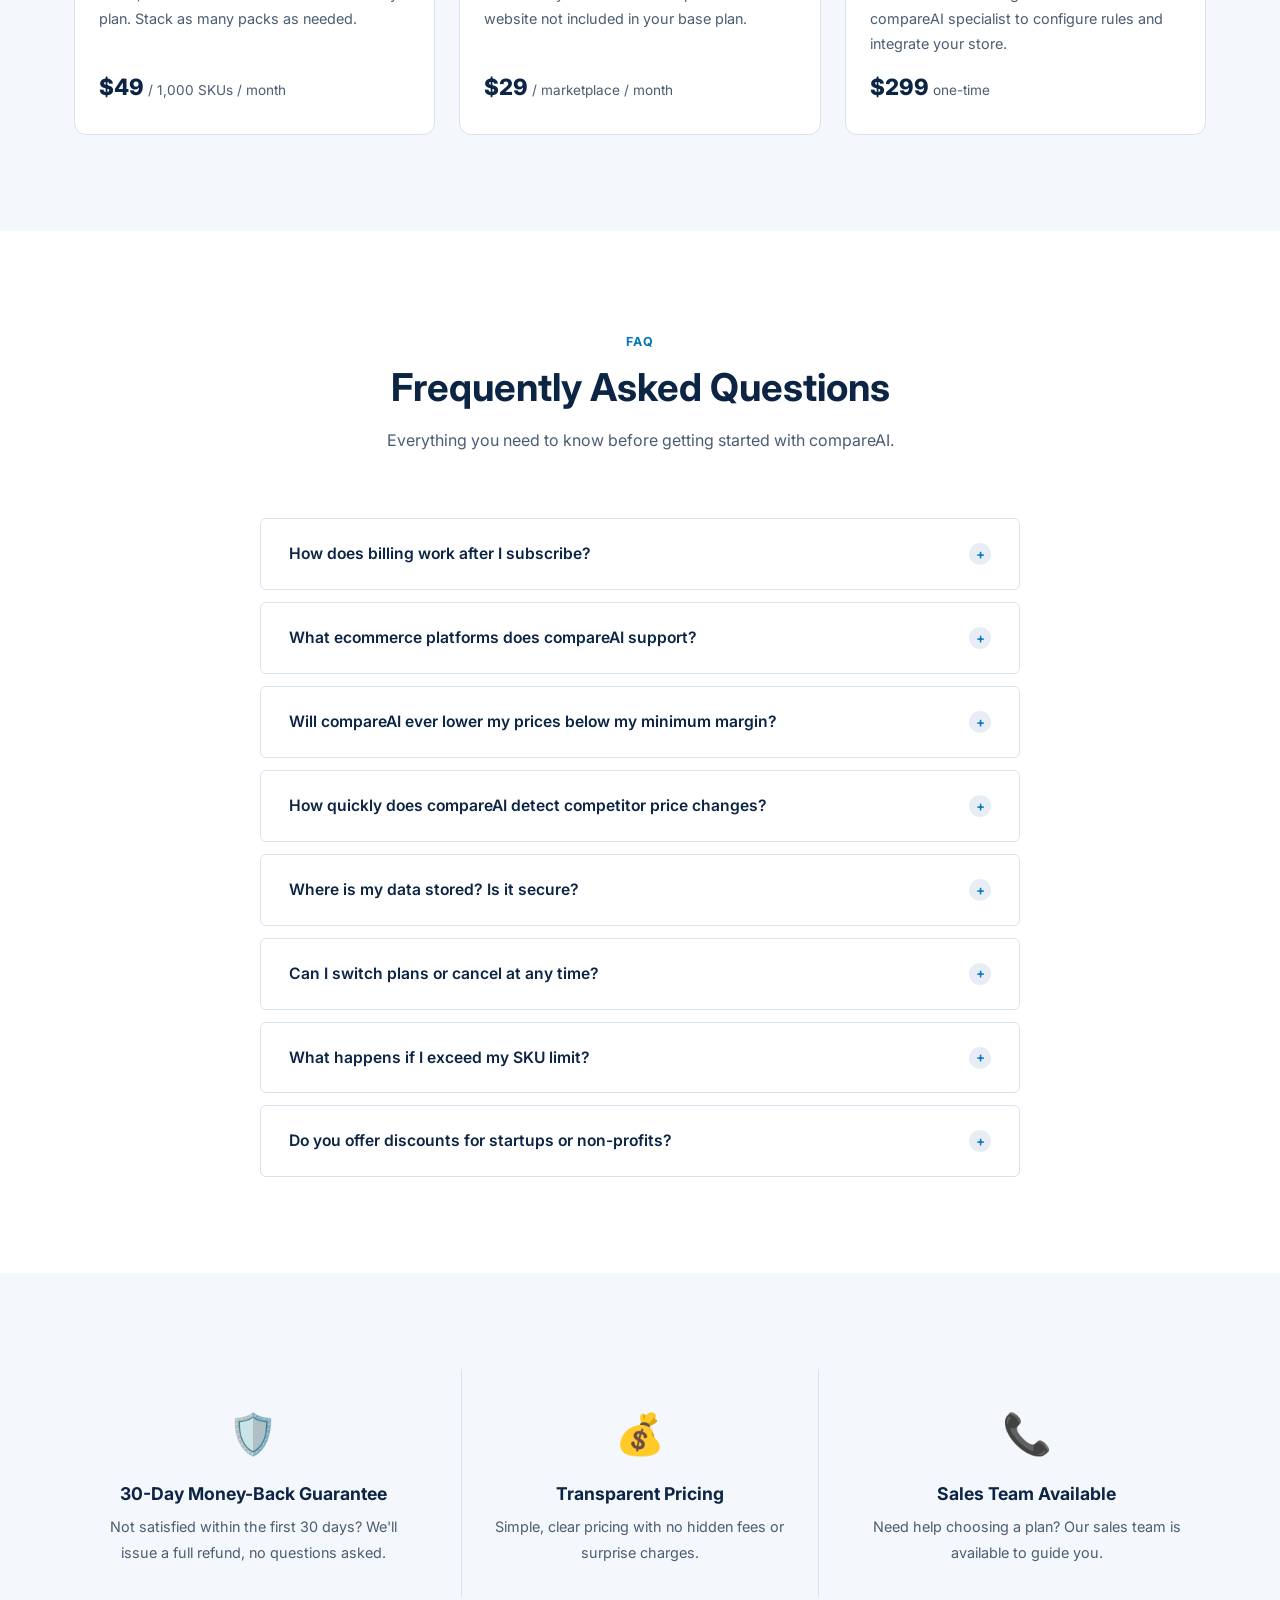
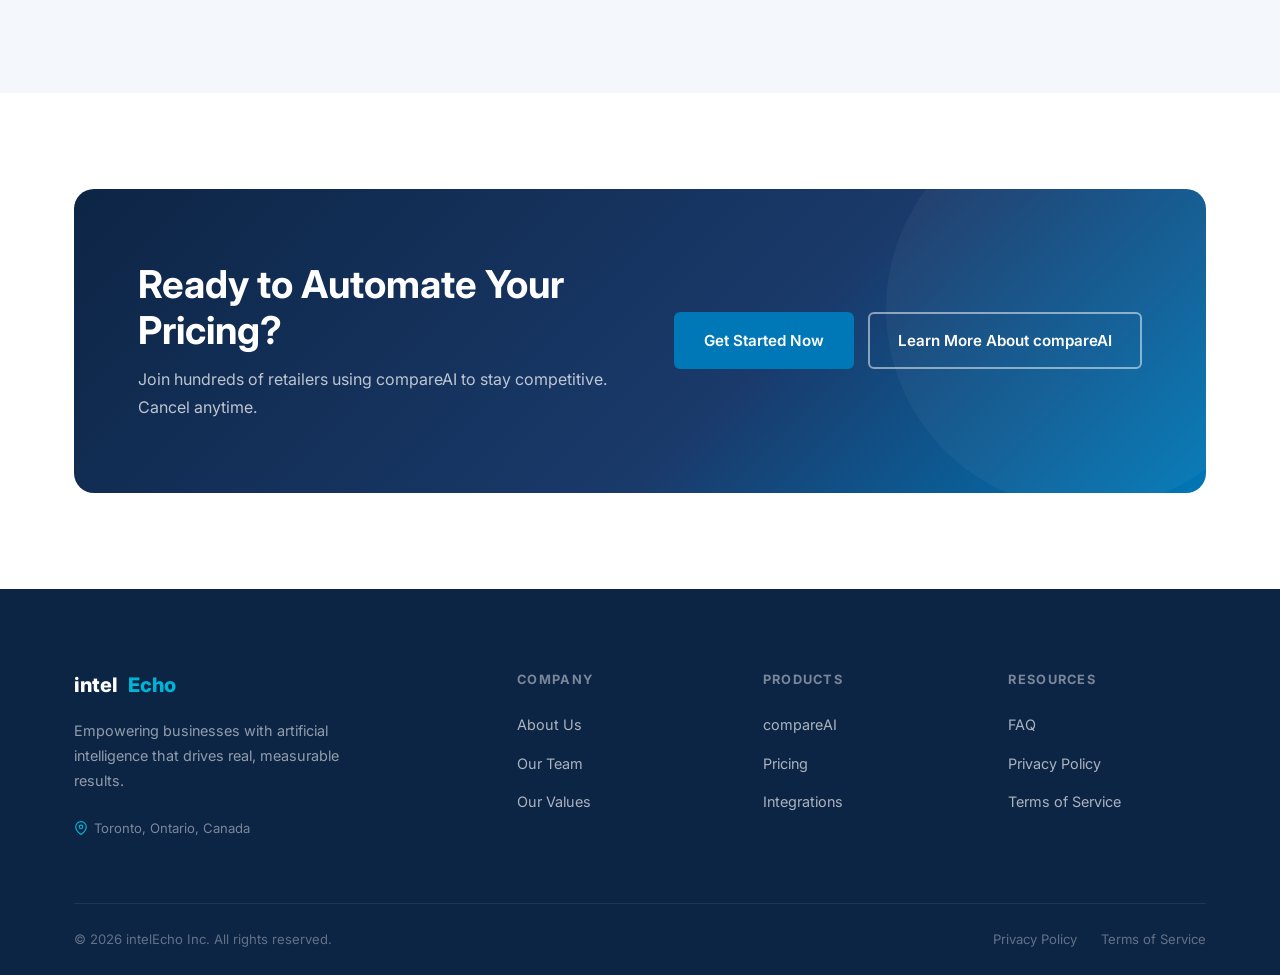
<file: pricing.html>
<!DOCTYPE html>
<html lang="en">
<head>
  <meta charset="UTF-8" />
  <meta name="viewport" content="width=device-width, initial-scale=1.0" />
  <title>Pricing — compareAI by intelEcho</title>
  <meta name="description" content="Simple, transparent pricing for compareAI. Choose a plan that fits your catalogue size and automation needs. Monthly and annual billing available." />
  <link rel="preconnect" href="https://fonts.googleapis.com" />
  <link rel="preconnect" href="https://fonts.gstatic.com" crossorigin />
  <link href="https://fonts.googleapis.com/css2?family=Inter:wght@400;500;600;700;800&display=swap" rel="stylesheet" />
  <link rel="stylesheet" href="https://cdn.jsdelivr.net/npm/@fortawesome/fontawesome-free@6.5.2/css/all.min.css" />
  <link rel="stylesheet" href="css/style.css" />
  <!-- Razorpay Checkout SDK -->
  <script src="https://checkout.razorpay.com/v1/checkout.js"></script>
</head>
<body>

  <!-- ======================== NAVIGATION ======================== -->
  <nav class="nav" id="navbar">
    <div class="nav__inner">
      <a href="index.html" class="nav__logo">
        <div class="nav__logo-icon">
          <svg viewBox="0 0 24 24" xmlns="http://www.w3.org/2000/svg">
            <path d="M12 2L2 7l10 5 10-5-10-5zM2 17l10 5 10-5M2 12l10 5 10-5"/>
          </svg>
        </div>
        intel<span class="accent">Echo</span>
      </a>

      <ul class="nav__links">
        <li><a href="index.html">Home</a></li>
        <li><a href="about.html">About</a></li>
        <li><a href="products.html">Products</a></li>
        <li><a href="pricing.html" class="active">Pricing</a></li>
      </ul>

      <div class="nav__cta">
        <a href="https://mail.google.com/mail/?view=cm&fs=1&to=contact@intelechoai.com&su=Getting+Started+with+intelEcho" target="_blank" rel="noopener" class="btn btn-primary">Get Started</a>
      </div>

      <div class="nav__hamburger" id="hamburger" aria-label="Open menu">
        <span></span><span></span><span></span>
      </div>
    </div>
  </nav>

  <div class="nav__mobile" id="mobileMenu">
    <a href="index.html">Home</a>
    <a href="about.html">About</a>
    <a href="products.html">Products</a>
    <a href="pricing.html">Pricing</a>
    <a href="https://mail.google.com/mail/?view=cm&fs=1&to=contact@intelechoai.com&su=Getting+Started+with+intelEcho" target="_blank" rel="noopener" class="btn btn-primary">Get Started</a>
  </div>

  <!-- ======================== PRICING HERO ======================== -->
  <section class="pricing-hero">
    <div class="container">
      <div class="hero__eyebrow" style="margin:0 auto 24px; display:inline-flex;">compareAI Pricing</div>
      <h1 style="color:var(--white); margin-bottom:16px;">Simple, Transparent Plans</h1>
      <p class="lead" style="color:rgba(255,255,255,0.72); margin:0 auto;">No hidden fees. No per-update charges. Pick the plan that fits your catalogue and scale up as you grow. Cancel anytime.</p>

      <div class="pricing-toggle" id="billingToggle" style="display:none;">
        <span class="pricing-toggle__label active" data-billing="annual">Annual</span>
      </div>
    </div>
  </section>

  <!-- ======================== PRICING CARDS ======================== -->
  <section class="section section--gray" style="padding-top: 80px;">
    <div class="container">
      <div class="pricing__grid">

        <!-- STARTER -->
        <div class="pricing-card">
          <div class="pricing-card__plan">Starter</div>
          <h3>Launch</h3>
          <p class="pricing-card__desc">For small retailers and new ecommerce stores getting started with automated pricing.</p>

          <div class="pricing-card__price">
            <div class="pricing-card__amount">
              <span class="pricing-card__currency">$</span>
              <span class="pricing-card__number">1,899</span>
              <span class="pricing-card__period">/year</span>
            </div>
            <p class="pricing-card__billing-note" id="starterNote">Billed annually. Cancel anytime.</p>
          </div>

          <ul class="pricing-card__features">
            <li class="pricing-card__feature">
              <span class="check">✓</span>
              Up to 1,000 active SKUs
            </li>
            <li class="pricing-card__feature">
              <span class="check">✓</span>
              2 price comparisons per month
            </li>
            <li class="pricing-card__feature">
              <span class="check">✓</span>
              1 ecommerce platform integration
            </li>
            <li class="pricing-card__feature">
              <span class="check">✓</span>
              Margin floor protection
            </li>
            <li class="pricing-card__feature">
              <span class="check">✓</span>
              Email support (48h response)
            </li>
            <li class="pricing-card__feature">
              <span class="check">✓</span>
              14-day change history
            </li>
            <li class="pricing-card__feature">
              <span class="check">✓</span>
              Real-time sync
            </li>
            <li class="pricing-card__feature">
              <span class="check">✓</span>
              API access
            </li>
            <li class="pricing-card__feature">
              <span class="check check--na">—</span>
              <span style="color:var(--mid-gray);">Dedicated account manager</span>
            </li>
          </ul>

          <button class="btn btn-outline-dark rzp-trigger"
            data-plan="Launch"
            data-price-monthly="15900"
            data-price-annual="12700"
            data-desc="compareAI Launch Plan — 1,000 SKUs, 2x Monthly Comparison">
            Subscribe Now
          </button>
        </div>

        <!-- PROFESSIONAL (FEATURED) -->
        <div class="pricing-card pricing-card--featured">
          <div class="pricing-card__popular">Most Popular</div>
          <div class="pricing-card__plan">Professional</div>
          <h3>Grow</h3>
          <p class="pricing-card__desc">For established retailers who need real-time intelligence and advanced pricing strategies.</p>

          <div class="pricing-card__price">
            <div class="pricing-card__amount">
              <span class="pricing-card__currency">$</span>
              <span class="pricing-card__number">2,599</span>
              <span class="pricing-card__period">/year</span>
            </div>
            <p class="pricing-card__billing-note" id="proNote">Billed annually. Cancel anytime.</p>
          </div>

          <ul class="pricing-card__features">
            <li class="pricing-card__feature">
              <span class="check">✓</span>
              Up to 10,000 active SKUs
            </li>
            <li class="pricing-card__feature">
              <span class="check">✓</span>
              15 marketplace monitors
            </li>
            <li class="pricing-card__feature">
              <span class="check">✓</span>
              <strong>4 price comparisons per month</strong>
            </li>
            <li class="pricing-card__feature">
              <span class="check">✓</span>
              3 ecommerce platform integrations
            </li>
            <li class="pricing-card__feature">
              <span class="check">✓</span>
              Advanced pricing rules engine
            </li>
            <li class="pricing-card__feature">
              <span class="check">✓</span>
              Priority email + chat support (4h response)
            </li>
            <li class="pricing-card__feature">
              <span class="check">✓</span>
              90-day change history & audit log
            </li>
            <li class="pricing-card__feature">
              <span class="check">✓</span>
              Competitive analytics dashboard
            </li>
            <li class="pricing-card__feature">
              <span class="check">✓</span>
              REST API access
            </li>
            <li class="pricing-card__feature">
              <span class="check check--na">—</span>
              <span style="color:var(--mid-gray);">Dedicated account manager</span>
            </li>
          </ul>

          <button class="btn btn-primary rzp-trigger"
            data-plan="Grow"
            data-price-monthly="21900"
            data-price-annual="17500"
            data-desc="compareAI Grow Plan — 10,000 SKUs, 4x Monthly Comparison">
            Subscribe Now
          </button>
        </div>

        <!-- ENTERPRISE -->
        <div class="pricing-card">
          <div class="pricing-card__plan">Enterprise</div>
          <h3>Scale</h3>
          <p class="pricing-card__desc">For large retailers and multi-brand operators who need maximum scale, customization, and support.</p>

          <div class="pricing-card__price">
            <div class="pricing-card__amount pricing-card__enterprise">
              <span class="pricing-card__number" style="font-size:2rem;">Custom</span>
            </div>
            <p class="pricing-card__billing-note">Tailored to your catalogue size and usage.</p>
          </div>

          <ul class="pricing-card__features">
            <li class="pricing-card__feature">
              <span class="check">✓</span>
              <strong>Unlimited SKUs</strong>
            </li>
            <li class="pricing-card__feature">
              <span class="check">✓</span>
              50+ marketplace monitors
            </li>
            <li class="pricing-card__feature">
              <span class="check">✓</span>
              Real-time sync (&lt;30s latency)
            </li>
            <li class="pricing-card__feature">
              <span class="check">✓</span>
              Unlimited platform integrations
            </li>
            <li class="pricing-card__feature">
              <span class="check">✓</span>
              Custom AI pricing model training
            </li>
            <li class="pricing-card__feature">
              <span class="check">✓</span>
              24/7 phone + dedicated Slack channel
            </li>
            <li class="pricing-card__feature">
              <span class="check">✓</span>
              Unlimited change history & audit log
            </li>
            <li class="pricing-card__feature">
              <span class="check">✓</span>
              Advanced analytics + custom reports
            </li>
            <li class="pricing-card__feature">
              <span class="check">✓</span>
              Full API + Webhook access
            </li>
            <li class="pricing-card__feature">
              <span class="check">✓</span>
              <strong>Dedicated account manager</strong>
            </li>
          </ul>

          <a href="https://mail.google.com/mail/?view=cm&fs=1&to=contact@intelechoai.com&su=Enterprise+Enquiry" target="_blank" rel="noopener" class="btn btn-outline-dark"><i class="fa-solid fa-envelope" style="margin-right:6px;"></i>Talk to Sales</a>
        </div>

      </div>
    </div>
  </section>

  <!-- ======================== COMPARISON TABLE ======================== -->
  <section class="section">
    <div class="container">
      <div class="section__header">
        <span class="eyebrow">Full Comparison</span>
        <h2>What's Included in Each Plan</h2>
        <p>A detailed breakdown of every feature across all compareAI plans.</p>
      </div>

      <div style="overflow-x: auto; border-radius: var(--radius-md); box-shadow: var(--shadow-sm); border: 1px solid var(--border);">
        <table class="comparison-table">
          <thead>
            <tr>
              <th>Feature</th>
              <th>Launch</th>
              <th class="featured-col">Grow</th>
              <th>Scale</th>
            </tr>
          </thead>
          <tbody>
            <tr>
              <td><strong>Active SKUs</strong></td>
              <td>1,000</td>
              <td class="featured-col"><strong>10,000</strong></td>
              <td>Unlimited</td>
            </tr>
            <tr>
              <td><strong>Price Sync Frequency</strong></td>
              <td>2x / month</td>
              <td class="featured-col">4x / month</td>
              <td>Custom</td>
            </tr>
            <tr>
              <td><strong>Platform Integrations</strong></td>
              <td>1</td>
              <td class="featured-col">3</td>
              <td>Unlimited</td>
            </tr>
            <tr>
              <td><strong>Margin Floor Protection</strong></td>
              <td><span class="tick">✓</span></td>
              <td class="featured-col"><span class="tick">✓</span></td>
              <td><span class="tick">✓</span></td>
            </tr>
            <tr>
              <td><strong>Pricing Strategies</strong></td>
              <td>Match Lowest, Beat by %</td>
              <td class="featured-col">All 5 strategies</td>
              <td>All 5 + Custom AI</td>
            </tr>
            <tr>
              <td><strong>Change History / Audit Log</strong></td>
              <td>14 days</td>
              <td class="featured-col">90 days</td>
              <td>Unlimited</td>
            </tr>
            <tr>
              <td><strong>Instant Price Rollback</strong></td>
              <td><span class="tick">✓</span></td>
              <td class="featured-col"><span class="tick">✓</span></td>
              <td><span class="tick">✓</span></td>
            </tr>
            <tr>
              <td><strong>Competitive Analytics Dashboard</strong></td>
              <td>Basic</td>
              <td class="featured-col">Full</td>
              <td>Full + Custom Reports</td>
            </tr>
            <tr>
              <td><strong>REST API Access</strong></td>
              <td><span class="tick">✓</span></td>
              <td class="featured-col"><span class="tick">✓</span></td>
              <td><span class="tick">✓</span></td>
            </tr>
            <tr>
              <td><strong>Webhooks</strong></td>
              <td><span class="cross">—</span></td>
              <td class="featured-col"><span class="tick">✓</span></td>
              <td><span class="tick">✓</span></td>
            </tr>
            <tr>
              <td><strong>SSO / SAML</strong></td>
              <td><span class="cross">—</span></td>
              <td class="featured-col"><span class="tick">✓</span></td>
              <td><span class="tick">✓</span></td>
            </tr>
            <tr>
              <td><strong>Custom AI Model Training</strong></td>
              <td><span class="cross">—</span></td>
              <td class="featured-col"><span class="cross">—</span></td>
              <td><span class="tick">✓</span></td>
            </tr>
            <tr>
              <td><strong>Support</strong></td>
              <td>Email (48h)</td>
              <td class="featured-col">Priority Email + Chat (4h)</td>
              <td>24/7 Phone + Dedicated Slack</td>
            </tr>
            <tr>
              <td><strong>Dedicated Account Manager</strong></td>
              <td><span class="cross">—</span></td>
              <td class="featured-col"><span class="cross">—</span></td>
              <td><span class="tick">✓</span></td>
            </tr>
            <tr>
              <td><strong>Data Residency</strong></td>
              <td><span class="tick">✓</span></td>
              <td class="featured-col"><span class="tick">✓</span></td>
              <td><span class="tick">✓</span></td>
            </tr>
            <tr>
              <td><strong>SLA Uptime</strong></td>
              <td>99.5%</td>
              <td class="featured-col">99.9%</td>
              <td>99.95%</td>
            </tr>
            <tr>
              <td><strong>Monthly Price ($)</strong></td>
              <td>$1,899/yr</td>
              <td class="featured-col"><strong>$2,599/yr</strong></td>
              <td>Custom</td>
            </tr>
          </tbody>
        </table>
      </div>
    </div>
  </section>

  <!-- ======================== ADD-ONS ======================== -->
  <section class="section section--gray">
    <div class="container">
      <div class="section__header">
        <span class="eyebrow">Add-Ons</span>
        <h2>Extend Your Plan</h2>
        <p>Need more capacity? Add on exactly what you need without upgrading your entire plan.</p>
      </div>
      <div style="display:grid; grid-template-columns:repeat(3,1fr); gap:24px;">

        <div style="background:var(--white); border:1px solid var(--border); border-radius:var(--radius-md); padding:28px 24px; display:flex; flex-direction:column; gap:12px;">
          <h4>Extra SKU Pack</h4>
          <p style="font-size:0.9rem; flex:1;">Add 1,000 additional monitored SKUs to any plan. Stack as many packs as needed.</p>
          <div style="display:flex; align-items:baseline; gap:4px;">
            <span style="font-size:1.4rem; font-weight:800; color:var(--navy);">$49</span>
            <span style="font-size:0.85rem; color:var(--text-light);">/ 1,000 SKUs / month</span>
          </div>
        </div>

        <div style="background:var(--white); border:1px solid var(--border); border-radius:var(--radius-md); padding:28px 24px; display:flex; flex-direction:column; gap:12px;">
          <h4>Additional Marketplace</h4>
          <p style="font-size:0.9rem; flex:1;">Monitor any additional marketplace or retailer website not included in your base plan.</p>
          <div style="display:flex; align-items:baseline; gap:4px;">
            <span style="font-size:1.4rem; font-weight:800; color:var(--navy);">$29</span>
            <span style="font-size:0.85rem; color:var(--text-light);">/ marketplace / month</span>
          </div>
        </div>

        <div style="background:var(--white); border:1px solid var(--border); border-radius:var(--radius-md); padding:28px 24px; display:flex; flex-direction:column; gap:12px;">
          <h4>Onboarding & Setup</h4>
          <p style="font-size:0.9rem; flex:1;">Hands-on onboarding session with a compareAI specialist to configure rules and integrate your store.</p>
          <div style="display:flex; align-items:baseline; gap:4px;">
            <span style="font-size:1.4rem; font-weight:800; color:var(--navy);">$299</span>
            <span style="font-size:0.85rem; color:var(--text-light);">one-time</span>
          </div>
        </div>

      </div>
    </div>
  </section>

  <!-- ======================== FAQ ======================== -->
  <section class="section" id="faq">
    <div class="container">
      <div class="section__header">
        <span class="eyebrow">FAQ</span>
        <h2>Frequently Asked Questions</h2>
        <p>Everything you need to know before getting started with compareAI.</p>
      </div>

      <div class="faq__list">

        <div class="faq__item">
          <div class="faq__question">
            How does billing work after I subscribe?
            <span class="faq__icon">+</span>
          </div>
          <div class="faq__answer">
            <div class="faq__answer-inner">
              Once you subscribe, your plan is activated immediately and your card is charged at the start of each billing cycle (monthly or annual). You can upgrade, downgrade, or cancel at any time from your account dashboard. Cancellations take effect at the end of the current billing period — you will not be charged again after cancelling.
            </div>
          </div>
        </div>

        <div class="faq__item">
          <div class="faq__question">
            What ecommerce platforms does compareAI support?
            <span class="faq__icon">+</span>
          </div>
          <div class="faq__answer">
            <div class="faq__answer-inner">
              compareAI natively integrates with Shopify, WooCommerce, Magento, and BigCommerce through one-click plugins. For platforms not listed, we provide a full REST API and webhook system that allows integration with any ecommerce stack. Our technical team can also assist with custom integrations on Enterprise plans.
            </div>
          </div>
        </div>

        <div class="faq__item">
          <div class="faq__question">
            Will compareAI ever lower my prices below my minimum margin?
            <span class="faq__icon">+</span>
          </div>
          <div class="faq__answer">
            <div class="faq__answer-inner">
              Never. Margin floor protection is a foundational feature of every plan. You set minimum price thresholds — either as an absolute dollar amount or as a percentage markup over your cost — and compareAI will never breach those boundaries, regardless of what competitors do. Your margins are always protected.
            </div>
          </div>
        </div>

        <div class="faq__item">
          <div class="faq__question">
            How quickly does compareAI detect competitor price changes?
            <span class="faq__icon">+</span>
          </div>
          <div class="faq__answer">
            <div class="faq__answer-inner">
              On the Launch plan, we run 2 price comparison scans per month across your monitored platforms. On the Grow (Professional) plan, we run 4 comparison scans per month for more frequent competitive insights. Enterprise clients receive a custom scan schedule tailored to their needs.
            </div>
          </div>
        </div>

        <div class="faq__item">
          <div class="faq__question">
            Where is my data stored? Is it secure?
            <span class="faq__icon">+</span>
          </div>
          <div class="faq__answer">
            <div class="faq__answer-inner">
              Yes. All data processed and stored by compareAI resides in secure, enterprise-grade data centres. intelEcho is fully compliant with applicable privacy legislation and industry-standard security practices. We never share your data with third parties without your explicit written consent.
            </div>
          </div>
        </div>

        <div class="faq__item">
          <div class="faq__question">
            Can I switch plans or cancel at any time?
            <span class="faq__icon">+</span>
          </div>
          <div class="faq__answer">
            <div class="faq__answer-inner">
              Yes. All plans can be upgraded, downgraded, or cancelled at any time with no penalties or lock-in periods. Plans are billed annually upfront. If you cancel, you retain access until the end of your current billing period.
            </div>
          </div>
        </div>

        <div class="faq__item">
          <div class="faq__question">
            What happens if I exceed my SKU limit?
            <span class="faq__icon">+</span>
          </div>
          <div class="faq__answer">
            <div class="faq__answer-inner">
              If your catalogue grows beyond your plan's SKU limit, compareAI will notify you and pause monitoring on the oldest SKUs until you either upgrade your plan or purchase an Extra SKU Pack add-on ($49 CA per 1,000 SKUs/month). We never silently drop active monitoring without alerting you first.
            </div>
          </div>
        </div>

        <div class="faq__item">
          <div class="faq__question">
            Do you offer discounts for startups or non-profits?
            <span class="faq__icon">+</span>
          </div>
          <div class="faq__answer">
            <div class="faq__answer-inner">
              Yes. We offer a 30% startup discount for companies less than 2 years old with less than $2M in annual revenue, and a 40% non-profit discount for registered charities. Please reach out to our sales team with proof of eligibility to apply the discount to your account.
            </div>
          </div>
        </div>

      </div>
    </div>
  </section>

  <!-- ======================== GUARANTEE ======================== -->
  <section class="section section--gray">
    <div class="container">
      <div style="display:grid; grid-template-columns:1fr 1fr 1fr; gap:28px; text-align:center;">
        <div style="padding:32px 24px;">
          <div style="font-size:2.5rem; margin-bottom:16px;">🛡️</div>
          <h4 style="margin-bottom:10px;">30-Day Money-Back Guarantee</h4>
          <p style="font-size:0.9rem;">Not satisfied within the first 30 days? We'll issue a full refund, no questions asked.</p>
        </div>
        <div style="padding:32px 24px; border-left:1px solid var(--border); border-right:1px solid var(--border);">
          <div style="font-size:2.5rem; margin-bottom:16px;">💰</div>
          <h4 style="margin-bottom:10px;">Transparent Pricing</h4>
          <p style="font-size:0.9rem;">Simple, clear pricing with no hidden fees or surprise charges.</p>
        </div>
        <div style="padding:32px 24px;">
          <div style="font-size:2.5rem; margin-bottom:16px;">📞</div>
          <h4 style="margin-bottom:10px;">Sales Team Available</h4>
          <p style="font-size:0.9rem;">Need help choosing a plan? Our sales team is available to guide you.</p>
        </div>
      </div>
    </div>
  </section>

  <!-- ======================== FINAL CTA ======================== -->
  <section class="section">
    <div class="container">
      <div class="cta-banner">
        <div class="cta-banner__content">
          <h2>Ready to Automate Your Pricing?</h2>
          <p>Join hundreds of retailers using compareAI to stay competitive. Cancel anytime.</p>
        </div>
        <div class="cta-banner__actions">
          <a href="https://mail.google.com/mail/?view=cm&fs=1&to=contact@intelechoai.com&su=Getting+Started+with+intelEcho" target="_blank" rel="noopener" class="btn btn-primary">Get Started Now</a>
          <a href="products.html" class="btn btn-outline">Learn More About compareAI</a>
        </div>
      </div>
    </div>
  </section>

  <!-- ======================== FOOTER ======================== -->
  <footer class="footer">
    <div class="container">
      <div class="footer__grid">
        <div class="footer__brand">
          <div class="footer__logo">intel<span class="accent">Echo</span></div>
          <p class="footer__desc">Empowering businesses with artificial intelligence that drives real, measurable results.</p>
          <div class="footer__location">
            <svg viewBox="0 0 24 24"><path d="M21 10c0 7-9 13-9 13s-9-6-9-13a9 9 0 0 1 18 0z"/><circle cx="12" cy="10" r="3"/></svg>
            Toronto, Ontario, Canada
          </div>
        </div>
        <div>
          <p class="footer__col-title">Company</p>
          <ul class="footer__links">
            <li><a href="about.html">About Us</a></li>
            <li><a href="about.html#team">Our Team</a></li>
            <li><a href="about.html#values">Our Values</a></li>
          </ul>
        </div>
        <div>
          <p class="footer__col-title">Products</p>
          <ul class="footer__links">
            <li><a href="products.html">compareAI</a></li>
            <li><a href="pricing.html">Pricing</a></li>
            <li><a href="products.html#integrations">Integrations</a></li>
          </ul>
        </div>
        <div>
          <p class="footer__col-title">Resources</p>
          <ul class="footer__links">
            <li><a href="pricing.html#faq">FAQ</a></li>
            <li><a href="#">Privacy Policy</a></li>
            <li><a href="#">Terms of Service</a></li>
          </ul>
        </div>
      </div>
      <div class="footer__bottom">
          <p class="footer__copy">&copy; 2026 intelEcho Inc. All rights reserved.</p>
        <div class="footer__bottom-links">
          <a href="#">Privacy Policy</a>
          <a href="#">Terms of Service</a>
        </div>
      </div>
    </div>
  </footer>

  <script src="js/main.js"></script>

  <!-- ========================================================
       RAZORPAY INTEGRATION TEMPLATE
       ========================================================
       SETUP CHECKLIST:
       1. Replace RAZORPAY_KEY_ID with your live/test key from
          https://dashboard.razorpay.com/app/keys
       2. Replace RAZORPAY_BUSINESS_NAME with your company name
       3. Replace RAZORPAY_LOGO_URL with a hosted logo URL (optional)
       4. For production: generate order_id server-side via
          POST https://api.razorpay.com/v1/orders  and pass it below.
          (Without order_id the form still works in test mode.)
       5. Replace PAYMENT_SUCCESS_URL / PAYMENT_FAILURE_URL with
          actual redirect pages on your server.
       ======================================================== -->
  <script>
    (function () {
      // ── ① FILL THESE PARAMETERS ──────────────────────────────────
      var RZP_CONFIG = {
        key:          'RAZORPAY_KEY_ID',        // e.g. 'rzp_live_XXXXXXXXXX'
        businessName: 'intelEcho Inc.',
        logoUrl:      'RAZORPAY_LOGO_URL',      // hosted image URL or '' to omit
        currency:     'INR',                    // change to 'CAD' if enabled on your account
        successUrl:   'PAYMENT_SUCCESS_URL',    // e.g. '/thank-you.html'
        failureUrl:   'PAYMENT_FAILURE_URL',    // e.g. '/payment-failed.html'
        theme:        '#0077B6'                 // matches intelEcho brand colour
      };
      // ─────────────────────────────────────────────────────────────

      // Payment modal elements
      var modal     = document.getElementById('payModal');
      var overlay   = document.getElementById('payOverlay');
      var form      = document.getElementById('payForm');
      var planLabel = document.getElementById('payPlanLabel');
      var priceLabel= document.getElementById('payPriceLabel');
      var closeBtn  = document.getElementById('payClose');

      var _currentPlan  = {};
      var _billingCycle = 'monthly';

      // Track active billing cycle from toggle
      document.querySelectorAll('.pricing-toggle__label').forEach(function (lbl) {
        lbl.addEventListener('click', function () {
          _billingCycle = lbl.getAttribute('data-billing') || 'monthly';
        });
      });

      // Open modal on any .rzp-trigger click
      document.querySelectorAll('.rzp-trigger').forEach(function (btn) {
        btn.addEventListener('click', function () {
          _currentPlan = {
            plan:  btn.getAttribute('data-plan'),
            desc:  btn.getAttribute('data-desc'),
            amount: _billingCycle === 'annual'
                      ? parseInt(btn.getAttribute('data-price-annual'),  10)
                      : parseInt(btn.getAttribute('data-price-monthly'), 10)
          };
          // Format display price (amount stored in subunits, e.g. paise or cents)
          var display = ((_currentPlan.amount / 100).toLocaleString('en-US', {
            style: 'currency', currency: RZP_CONFIG.currency
          }));
          planLabel.textContent  = _currentPlan.plan + ' Plan';
          priceLabel.textContent = display + ' / month (' + _billingCycle + ' billing)';

          modal.classList.add('open');
          overlay.classList.add('open');
          document.body.style.overflow = 'hidden';
        });
      });

      // Close modal
      function closeModal() {
        modal.classList.remove('open');
        overlay.classList.remove('open');
        document.body.style.overflow = '';
        form.reset();
      }
      if (closeBtn)   closeBtn.addEventListener('click', closeModal);
      if (overlay)    overlay.addEventListener('click', closeModal);

      // Form submit → open Razorpay checkout
      if (form) {
        form.addEventListener('submit', function (e) {
          e.preventDefault();

          var name    = document.getElementById('payName').value.trim();
          var email   = document.getElementById('payEmail').value.trim();
          var phone   = document.getElementById('payPhone').value.trim();

          var options = {
            key:         RZP_CONFIG.key,
            amount:      _currentPlan.amount,   // in smallest currency unit
            currency:    RZP_CONFIG.currency,
            name:        RZP_CONFIG.businessName,
            description: _currentPlan.desc,
            image:       RZP_CONFIG.logoUrl || undefined,

            // ── ② SERVER-SIDE ORDER ID (recommended for production) ──
            // Generate via: POST https://api.razorpay.com/v1/orders
            // Then pass the returned id here:
            // order_id: 'ORDER_ID_FROM_YOUR_SERVER',

            handler: function (response) {
              // ── ③ VERIFY PAYMENT SIGNATURE ON YOUR SERVER ────────
              // response.razorpay_payment_id
              // response.razorpay_order_id
              // response.razorpay_signature
              // Send these to your backend endpoint for verification
              // before granting access.
              // ────────────────────────────────────────────────────

              // Temporary client-side success redirect:
              window.location.href = RZP_CONFIG.successUrl
                + '?payment_id=' + encodeURIComponent(response.razorpay_payment_id)
                + '&plan='       + encodeURIComponent(_currentPlan.plan);
            },

            prefill: {
              name:    name,
              email:   email,
              contact: phone
            },

            notes: {
              plan:    _currentPlan.plan,
              billing: _billingCycle
            },

            modal: {
              ondismiss: function () {
                // User closed Razorpay checkout without paying
                // Optionally redirect or log:
                // window.location.href = RZP_CONFIG.failureUrl;
              }
            },

            theme: { color: RZP_CONFIG.theme }
          };

          closeModal();

          var rzp = new Razorpay(options);
          rzp.on('payment.failed', function (resp) {
            // resp.error contains: code, description, source, step, reason,
            //                      metadata.order_id, metadata.payment_id
            alert('Payment failed: ' + resp.error.description);
            // window.location.href = RZP_CONFIG.failureUrl;
          });
          rzp.open();
        });
      }

    }());
  </script>

  <!-- ======================== PAYMENT MODAL ======================== -->
  <div class="pay-overlay" id="payOverlay"></div>
  <div class="pay-modal" id="payModal" role="dialog" aria-modal="true" aria-labelledby="payModalTitle">
    <button class="pay-modal__close" id="payClose" aria-label="Close">
      <i class="fa-solid fa-xmark"></i>
    </button>
    <div class="pay-modal__header">
      <div class="pay-modal__logo">move<span>AI</span></div>
      <h3 id="payModalTitle">Complete Your Subscription</h3>
      <p>Enter your details to proceed to secure checkout.</p>
    </div>

    <div class="pay-modal__plan-summary">
      <div class="pay-modal__plan-row">
        <span class="pay-modal__plan-name" id="payPlanLabel">Grow Plan</span>
        <span class="pay-modal__plan-price" id="payPriceLabel">$219 / month</span>
      </div>
      <div class="pay-modal__trial-note">
        <i class="fa-solid fa-shield-halved"></i>
        30-day money-back guarantee &mdash; cancel anytime
      </div>
    </div>

    <form class="pay-modal__form" id="payForm" novalidate>
      <div class="pay-modal__field">
        <label for="payName">Full Name <span aria-hidden="true">*</span></label>
        <div class="pay-modal__input-wrap">
          <i class="fa-solid fa-user"></i>
          <input type="text" id="payName" placeholder="Jane Smith" required autocomplete="name" />
        </div>
      </div>
      <div class="pay-modal__field">
        <label for="payEmail">Work Email <span aria-hidden="true">*</span></label>
        <div class="pay-modal__input-wrap">
          <i class="fa-solid fa-envelope"></i>
          <input type="email" id="payEmail" placeholder="jane@yourcompany.com" required autocomplete="email" />
        </div>
      </div>
      <div class="pay-modal__field">
        <label for="payPhone">Phone Number <span aria-hidden="true">*</span></label>
        <div class="pay-modal__input-wrap">
          <i class="fa-solid fa-phone"></i>
          <input type="tel" id="payPhone" placeholder="+1 416 000 0000" required autocomplete="tel" />
        </div>
      </div>
      <button type="submit" class="btn btn-primary pay-modal__submit">
        <i class="fa-solid fa-lock"></i>
        Proceed to Secure Checkout
      </button>
      <p class="pay-modal__secure-note">
        <i class="fa-brands fa-razorpay"></i>
        Secured by Razorpay &nbsp;&bull;&nbsp; 256-bit SSL encryption
      </p>
    </form>
  </div>

</body>
</html>
</file>
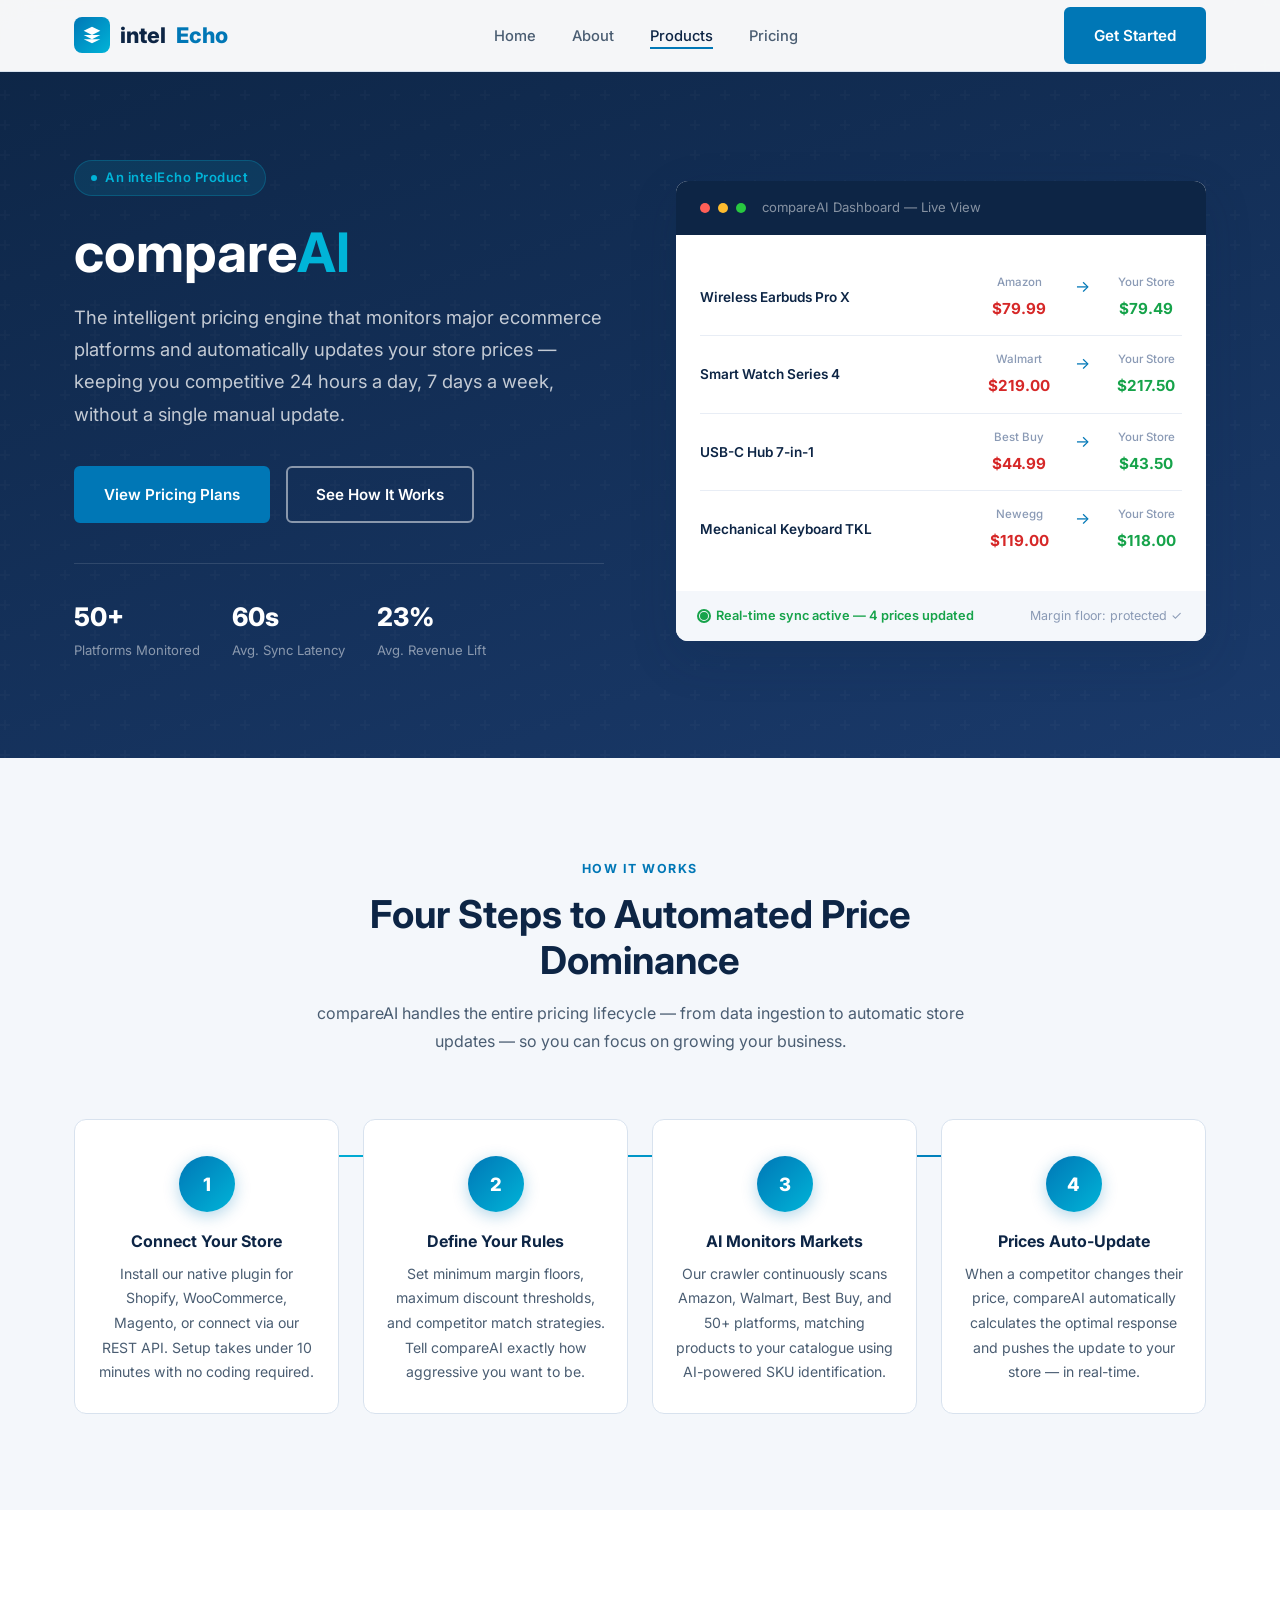
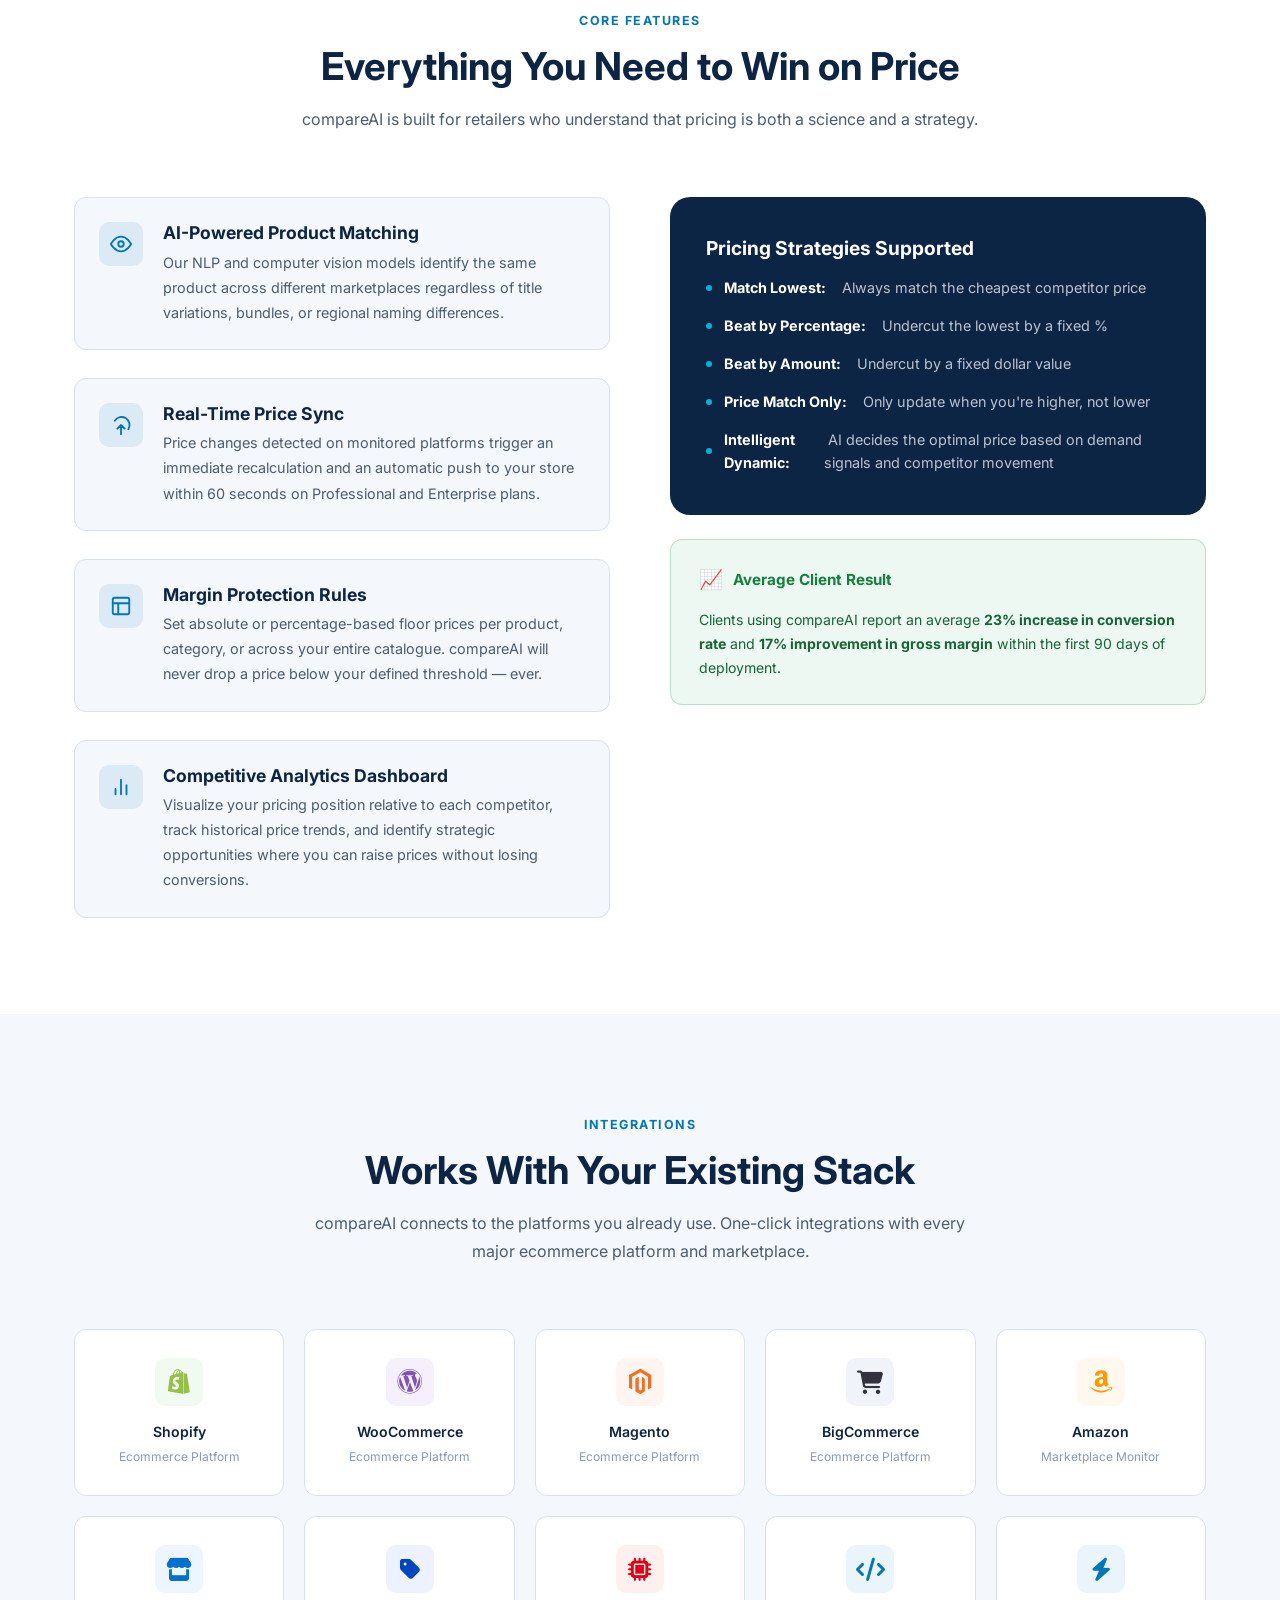
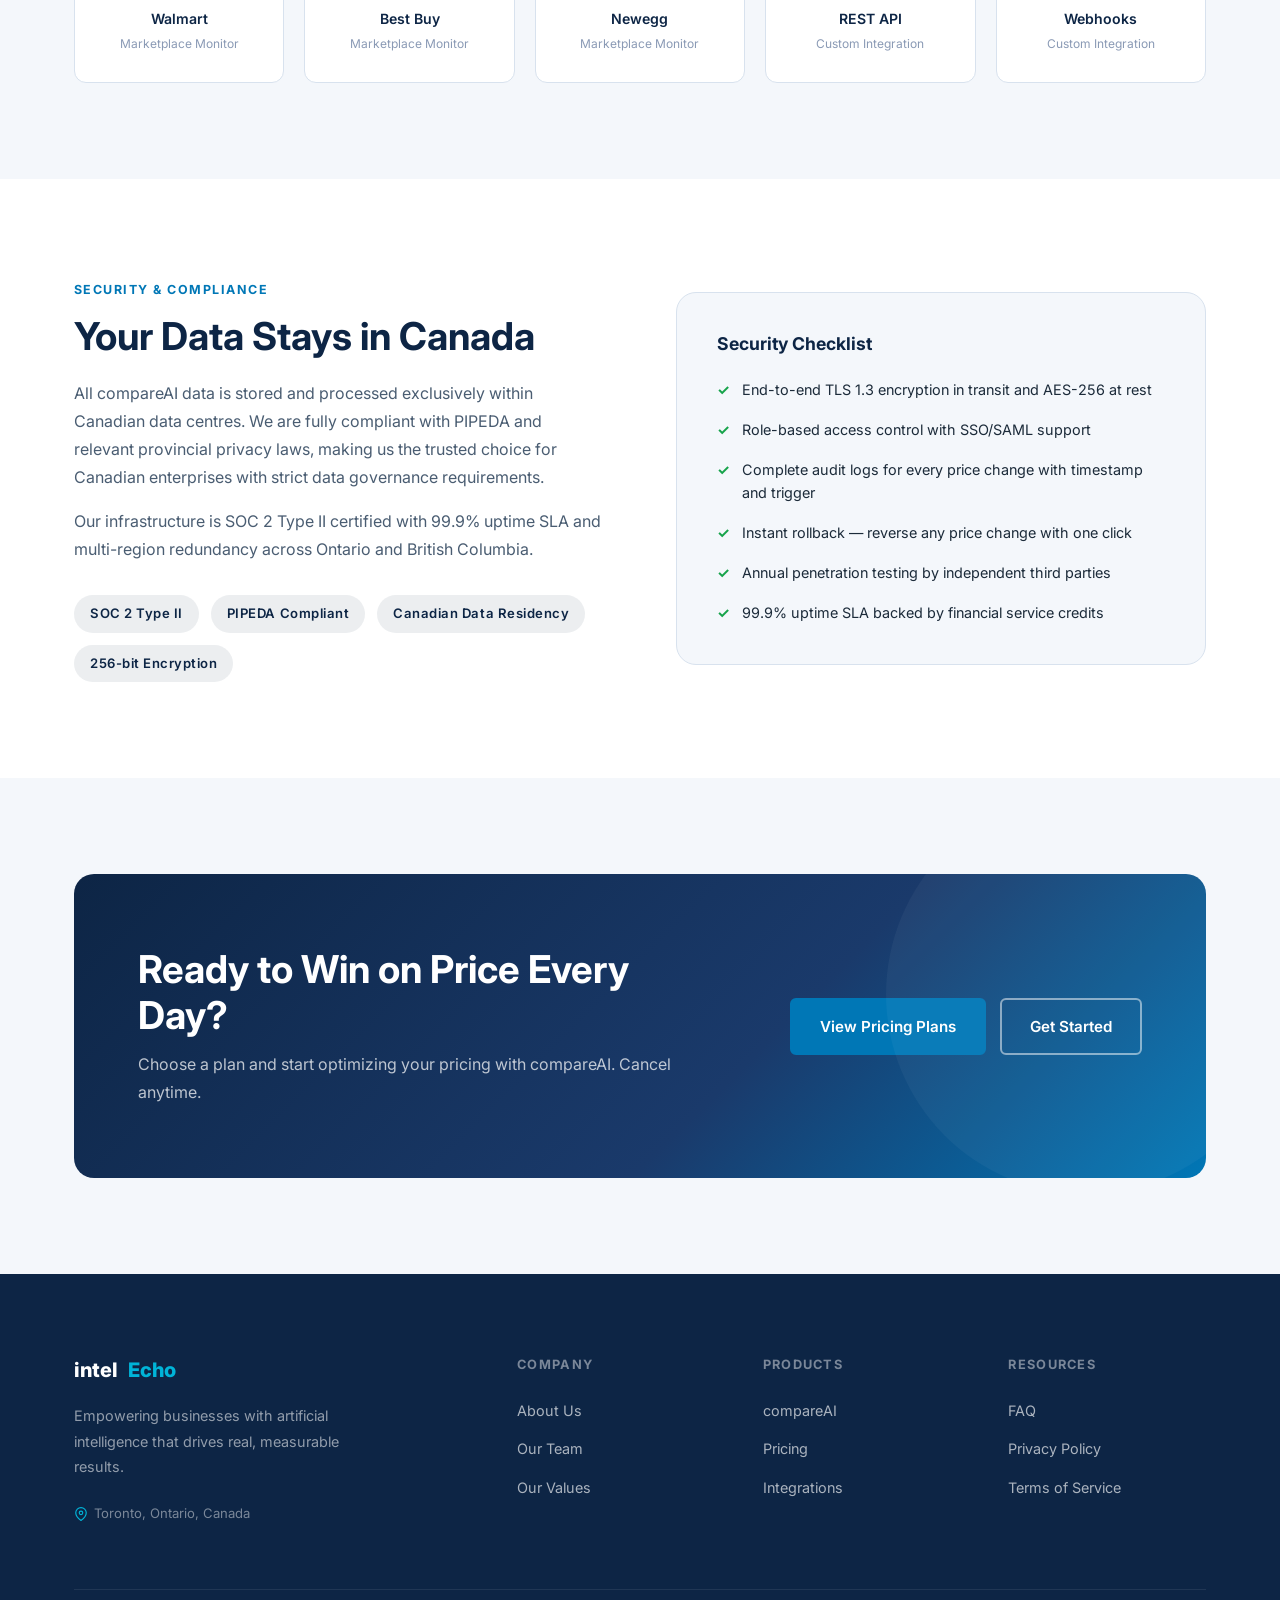
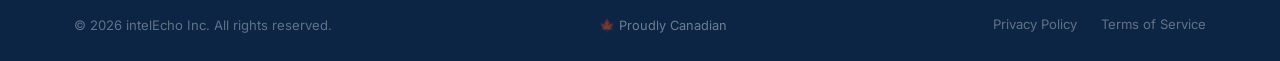
<file: products.html>
<!DOCTYPE html>
<html lang="en">
<head>
  <meta charset="UTF-8" />
  <meta name="viewport" content="width=device-width, initial-scale=1.0" />
  <title>compareAI — Automated Price Intelligence | intelEcho</title>
  <meta name="description" content="compareAI by intelEcho automatically monitors competitor pricing across Amazon, Walmart, and 50+ platforms, then updates your ecommerce prices in real-time." />
  <link rel="preconnect" href="https://fonts.googleapis.com" />
  <link rel="preconnect" href="https://fonts.gstatic.com" crossorigin />
  <link href="https://fonts.googleapis.com/css2?family=Inter:wght@400;500;600;700;800&display=swap" rel="stylesheet" />
  <link rel="stylesheet" href="https://cdn.jsdelivr.net/npm/@fortawesome/fontawesome-free@6.5.2/css/all.min.css" />
  <link rel="stylesheet" href="css/style.css" />
</head>
<body>

  <!-- ======================== NAVIGATION ======================== -->
  <nav class="nav" id="navbar">
    <div class="nav__inner">
      <a href="index.html" class="nav__logo">
        <div class="nav__logo-icon">
          <svg viewBox="0 0 24 24" xmlns="http://www.w3.org/2000/svg">
            <path d="M12 2L2 7l10 5 10-5-10-5zM2 17l10 5 10-5M2 12l10 5 10-5"/>
          </svg>
        </div>
        intel<span class="accent">Echo</span>
      </a>

      <ul class="nav__links">
        <li><a href="index.html">Home</a></li>
        <li><a href="about.html">About</a></li>
        <li><a href="products.html" class="active">Products</a></li>
        <li><a href="pricing.html">Pricing</a></li>
      </ul>

      <div class="nav__cta">
        <a href="https://mail.google.com/mail/?view=cm&fs=1&to=contact@intelechoai.com&su=Getting+Started+with+intelEcho" target="_blank" rel="noopener" class="btn btn-primary">Get Started</a>
      </div>

      <div class="nav__hamburger" id="hamburger" aria-label="Open menu">
        <span></span><span></span><span></span>
      </div>
    </div>
  </nav>

  <div class="nav__mobile" id="mobileMenu">
    <a href="index.html">Home</a>
    <a href="about.html">About</a>
    <a href="products.html">Products</a>
    <a href="pricing.html">Pricing</a>
    <a href="https://mail.google.com/mail/?view=cm&fs=1&to=contact@intelechoai.com&su=Getting+Started+with+intelEcho" target="_blank" rel="noopener" class="btn btn-primary">Get Started</a>
  </div>

  <!-- ======================== PRODUCT HERO ======================== -->
  <section class="product-hero">
    <div class="container">
      <div class="product-hero__inner">
        <div class="animate-in">
          <div class="hero__eyebrow">An intelEcho Product</div>
          <h1>compare<span style="color:var(--sky-light);">AI</span></h1>
          <p class="lead" style="color:rgba(255,255,255,0.75); margin-top:16px;">The intelligent pricing engine that monitors major ecommerce platforms and automatically updates your store prices — keeping you competitive 24 hours a day, 7 days a week, without a single manual update.</p>
          <div class="hero__actions" style="margin-top:36px;">
            <a href="pricing.html" class="btn btn-primary">View Pricing Plans</a>
            <a href="#how-it-works" class="btn btn-outline">See How It Works</a>
          </div>

          <div style="display:flex; gap:32px; margin-top:40px; padding-top:32px; border-top:1px solid rgba(255,255,255,0.12); flex-wrap:wrap;">
            <div>
              <div style="font-size:1.6rem; font-weight:800; color:var(--white);">50+</div>
              <div style="font-size:0.82rem; color:rgba(255,255,255,0.5); margin-top:2px;">Platforms Monitored</div>
            </div>
            <div>
              <div style="font-size:1.6rem; font-weight:800; color:var(--white);">60s</div>
              <div style="font-size:0.82rem; color:rgba(255,255,255,0.5); margin-top:2px;">Avg. Sync Latency</div>
            </div>
            <div>
              <div style="font-size:1.6rem; font-weight:800; color:var(--white);">23%</div>
              <div style="font-size:0.82rem; color:rgba(255,255,255,0.5); margin-top:2px;">Avg. Revenue Lift</div>
            </div>
          </div>
        </div>

        <div class="product-hero__visual animate-in animate-in--delay-2">
          <div class="compare-widget">
            <div class="compare-widget__header">
              <div class="compare-widget__dot"></div>
              <div class="compare-widget__dot"></div>
              <div class="compare-widget__dot"></div>
              <span class="compare-widget__title">compareAI Dashboard — Live View</span>
            </div>
            <div class="compare-widget__body">
              <div class="compare-row">
                <div class="compare-row__product">Wireless Earbuds Pro X</div>
                <div class="compare-row__prices">
                  <div class="compare-row__price">
                    <span class="label">Amazon</span>
                    <span class="value lower">$79.99</span>
                  </div>
                  <div class="compare-row__arrow">→</div>
                  <div class="compare-row__price">
                    <span class="label">Your Store</span>
                    <span class="value updated">$79.49</span>
                  </div>
                </div>
              </div>
              <div class="compare-row">
                <div class="compare-row__product">Smart Watch Series 4</div>
                <div class="compare-row__prices">
                  <div class="compare-row__price">
                    <span class="label">Walmart</span>
                    <span class="value lower">$219.00</span>
                  </div>
                  <div class="compare-row__arrow">→</div>
                  <div class="compare-row__price">
                    <span class="label">Your Store</span>
                    <span class="value updated">$217.50</span>
                  </div>
                </div>
              </div>
              <div class="compare-row">
                <div class="compare-row__product">USB-C Hub 7-in-1</div>
                <div class="compare-row__prices">
                  <div class="compare-row__price">
                    <span class="label">Best Buy</span>
                    <span class="value lower">$44.99</span>
                  </div>
                  <div class="compare-row__arrow">→</div>
                  <div class="compare-row__price">
                    <span class="label">Your Store</span>
                    <span class="value updated">$43.50</span>
                  </div>
                </div>
              </div>
              <div class="compare-row">
                <div class="compare-row__product">Mechanical Keyboard TKL</div>
                <div class="compare-row__prices">
                  <div class="compare-row__price">
                    <span class="label">Newegg</span>
                    <span class="value lower">$119.00</span>
                  </div>
                  <div class="compare-row__arrow">→</div>
                  <div class="compare-row__price">
                    <span class="label">Your Store</span>
                    <span class="value updated">$118.00</span>
                  </div>
                </div>
              </div>
            </div>
            <div class="compare-widget__footer">
              <div class="compare-widget__status">
                <div class="pulse-dot"></div>
                Real-time sync active — 4 prices updated
              </div>
              <span style="font-size:0.78rem; color:var(--mid-gray);">Margin floor: protected ✓</span>
            </div>
          </div>
        </div>
      </div>
    </div>
  </section>

  <!-- ======================== HOW IT WORKS ======================== -->
  <section class="section section--gray" id="how-it-works">
    <div class="container">
      <div class="section__header">
        <span class="eyebrow">How It Works</span>
        <h2>Four Steps to Automated Price Dominance</h2>
        <p>compareAI handles the entire pricing lifecycle — from data ingestion to automatic store updates — so you can focus on growing your business.</p>
      </div>
      <div class="how-it-works__steps">
        <div class="step-card animate-in">
          <div class="step-card__number">1</div>
          <h4>Connect Your Store</h4>
          <p>Install our native plugin for Shopify, WooCommerce, Magento, or connect via our REST API. Setup takes under 10 minutes with no coding required.</p>
        </div>
        <div class="step-card animate-in animate-in--delay-1">
          <div class="step-card__number">2</div>
          <h4>Define Your Rules</h4>
          <p>Set minimum margin floors, maximum discount thresholds, and competitor match strategies. Tell compareAI exactly how aggressive you want to be.</p>
        </div>
        <div class="step-card animate-in animate-in--delay-2">
          <div class="step-card__number">3</div>
          <h4>AI Monitors Markets</h4>
          <p>Our crawler continuously scans Amazon, Walmart, Best Buy, and 50+ platforms, matching products to your catalogue using AI-powered SKU identification.</p>
        </div>
        <div class="step-card animate-in animate-in--delay-3">
          <div class="step-card__number">4</div>
          <h4>Prices Auto-Update</h4>
          <p>When a competitor changes their price, compareAI automatically calculates the optimal response and pushes the update to your store — in real-time.</p>
        </div>
      </div>
    </div>
  </section>

  <!-- ======================== DEEP FEATURES ======================== -->
  <section class="section">
    <div class="container">
      <div class="section__header">
        <span class="eyebrow">Core Features</span>
        <h2>Everything You Need to Win on Price</h2>
        <p>compareAI is built for retailers who understand that pricing is both a science and a strategy.</p>
      </div>

      <div style="display:grid; grid-template-columns:1fr 1fr; gap:60px; align-items:start; margin-top:0;">

        <!-- Feature list -->
        <div style="display:flex; flex-direction:column; gap:28px;">

          <div style="display:flex; gap:20px; align-items:flex-start; padding:24px; background:var(--off-white); border-radius:var(--radius-md); border:1px solid var(--border);">
            <div style="width:44px; height:44px; background:rgba(0,119,182,0.1); border-radius:10px; display:flex; align-items:center; justify-content:center; flex-shrink:0;">
              <svg width="22" height="22" viewBox="0 0 24 24" fill="none" stroke="var(--sky)" stroke-width="2" stroke-linecap="round" stroke-linejoin="round"><path d="M1 12s4-8 11-8 11 8 11 8-4 8-11 8-11-8-11-8z"/><circle cx="12" cy="12" r="3"/></svg>
            </div>
            <div>
              <h4 style="margin-bottom:6px;">AI-Powered Product Matching</h4>
              <p style="font-size:0.9rem;">Our NLP and computer vision models identify the same product across different marketplaces regardless of title variations, bundles, or regional naming differences.</p>
            </div>
          </div>

          <div style="display:flex; gap:20px; align-items:flex-start; padding:24px; background:var(--off-white); border-radius:var(--radius-md); border:1px solid var(--border);">
            <div style="width:44px; height:44px; background:rgba(0,119,182,0.1); border-radius:10px; display:flex; align-items:center; justify-content:center; flex-shrink:0;">
              <svg width="22" height="22" viewBox="0 0 24 24" fill="none" stroke="var(--sky)" stroke-width="2" stroke-linecap="round" stroke-linejoin="round"><path d="M12 22V12M12 12L8 16M12 12l4 4"/><path d="M20 16.7A8 8 0 1 0 5.3 7.3"/></svg>
            </div>
            <div>
              <h4 style="margin-bottom:6px;">Real-Time Price Sync</h4>
              <p style="font-size:0.9rem;">Price changes detected on monitored platforms trigger an immediate recalculation and an automatic push to your store within 60 seconds on Professional and Enterprise plans.</p>
            </div>
          </div>

          <div style="display:flex; gap:20px; align-items:flex-start; padding:24px; background:var(--off-white); border-radius:var(--radius-md); border:1px solid var(--border);">
            <div style="width:44px; height:44px; background:rgba(0,119,182,0.1); border-radius:10px; display:flex; align-items:center; justify-content:center; flex-shrink:0;">
              <svg width="22" height="22" viewBox="0 0 24 24" fill="none" stroke="var(--sky)" stroke-width="2" stroke-linecap="round" stroke-linejoin="round"><rect x="3" y="3" width="18" height="18" rx="2"/><path d="M3 9h18M9 21V9"/></svg>
            </div>
            <div>
              <h4 style="margin-bottom:6px;">Margin Protection Rules</h4>
              <p style="font-size:0.9rem;">Set absolute or percentage-based floor prices per product, category, or across your entire catalogue. compareAI will never drop a price below your defined threshold — ever.</p>
            </div>
          </div>

          <div style="display:flex; gap:20px; align-items:flex-start; padding:24px; background:var(--off-white); border-radius:var(--radius-md); border:1px solid var(--border);">
            <div style="width:44px; height:44px; background:rgba(0,119,182,0.1); border-radius:10px; display:flex; align-items:center; justify-content:center; flex-shrink:0;">
              <svg width="22" height="22" viewBox="0 0 24 24" fill="none" stroke="var(--sky)" stroke-width="2" stroke-linecap="round" stroke-linejoin="round"><path d="M18 20V10M12 20V4M6 20v-6"/></svg>
            </div>
            <div>
              <h4 style="margin-bottom:6px;">Competitive Analytics Dashboard</h4>
              <p style="font-size:0.9rem;">Visualize your pricing position relative to each competitor, track historical price trends, and identify strategic opportunities where you can raise prices without losing conversions.</p>
            </div>
          </div>

        </div>

        <!-- Sidebar callout -->
        <div>
          <div style="background:var(--navy); border-radius:var(--radius-lg); padding:40px 36px; margin-bottom:24px;">
            <h3 style="color:var(--white); margin-bottom:16px; font-size:1.2rem;">Pricing Strategies Supported</h3>
            <ul style="display:flex; flex-direction:column; gap:14px;">
              <li style="display:flex; align-items:center; gap:12px; font-size:0.9rem; color:rgba(255,255,255,0.72);">
                <span style="width:6px; height:6px; background:var(--sky-light); border-radius:50%; flex-shrink:0;"></span>
                <strong style="color:var(--white);">Match Lowest:</strong>&nbsp;Always match the cheapest competitor price
              </li>
              <li style="display:flex; align-items:center; gap:12px; font-size:0.9rem; color:rgba(255,255,255,0.72);">
                <span style="width:6px; height:6px; background:var(--sky-light); border-radius:50%; flex-shrink:0;"></span>
                <strong style="color:var(--white);">Beat by Percentage:</strong>&nbsp;Undercut the lowest by a fixed %
              </li>
              <li style="display:flex; align-items:center; gap:12px; font-size:0.9rem; color:rgba(255,255,255,0.72);">
                <span style="width:6px; height:6px; background:var(--sky-light); border-radius:50%; flex-shrink:0;"></span>
                <strong style="color:var(--white);">Beat by Amount:</strong>&nbsp;Undercut by a fixed dollar value
              </li>
              <li style="display:flex; align-items:center; gap:12px; font-size:0.9rem; color:rgba(255,255,255,0.72);">
                <span style="width:6px; height:6px; background:var(--sky-light); border-radius:50%; flex-shrink:0;"></span>
                <strong style="color:var(--white);">Price Match Only:</strong>&nbsp;Only update when you're higher, not lower
              </li>
              <li style="display:flex; align-items:center; gap:12px; font-size:0.9rem; color:rgba(255,255,255,0.72);">
                <span style="width:6px; height:6px; background:var(--sky-light); border-radius:50%; flex-shrink:0;"></span>
                <strong style="color:var(--white);">Intelligent Dynamic:</strong>&nbsp;AI decides the optimal price based on demand signals and competitor movement
              </li>
            </ul>
          </div>

          <div style="background:rgba(22,163,74,0.08); border:1px solid rgba(22,163,74,0.25); border-radius:var(--radius-md); padding:24px 28px;">
            <div style="display:flex; align-items:center; gap:10px; margin-bottom:12px;">
              <span style="font-size:1.2rem;">📈</span>
              <strong style="color:#15803d; font-size:0.95rem;">Average Client Result</strong>
            </div>
            <p style="font-size:0.88rem; color:#166534; margin:0; line-height:1.7;">Clients using compareAI report an average <strong>23% increase in conversion rate</strong> and <strong>17% improvement in gross margin</strong> within the first 90 days of deployment.</p>
          </div>
        </div>
      </div>
    </div>
  </section>

  <!-- ======================== INTEGRATIONS ======================== -->
  <section class="section section--gray" id="integrations">
    <div class="container">
      <div class="section__header">
        <span class="eyebrow">Integrations</span>
        <h2>Works With Your Existing Stack</h2>
        <p>compareAI connects to the platforms you already use. One-click integrations with every major ecommerce platform and marketplace.</p>
      </div>
      <div class="integrations__grid">

        <div class="integration-card">
          <div class="integration-card__icon" style="background:#f0faf0;">
            <i class="fa-brands fa-shopify" style="color:#96bf48; font-size:1.6rem;"></i>
          </div>
          <div class="integration-card__name">Shopify</div>
          <div class="integration-card__type">Ecommerce Platform</div>
        </div>

        <div class="integration-card">
          <div class="integration-card__icon" style="background:#f5f0fb;">
            <i class="fa-brands fa-wordpress" style="color:#7f54b3; font-size:1.6rem;"></i>
          </div>
          <div class="integration-card__name">WooCommerce</div>
          <div class="integration-card__type">Ecommerce Platform</div>
        </div>

        <div class="integration-card">
          <div class="integration-card__icon" style="background:#fff5f0;">
            <i class="fa-brands fa-magento" style="color:#f46f25; font-size:1.6rem;"></i>
          </div>
          <div class="integration-card__name">Magento</div>
          <div class="integration-card__type">Ecommerce Platform</div>
        </div>

        <div class="integration-card">
          <div class="integration-card__icon" style="background:#f0f3fa;">
            <i class="fa-solid fa-cart-shopping" style="color:#34313f; font-size:1.45rem;"></i>
          </div>
          <div class="integration-card__name">BigCommerce</div>
          <div class="integration-card__type">Ecommerce Platform</div>
        </div>

        <div class="integration-card">
          <div class="integration-card__icon" style="background:#fff8ee;">
            <i class="fa-brands fa-amazon" style="color:#ff9900; font-size:1.6rem;"></i>
          </div>
          <div class="integration-card__name">Amazon</div>
          <div class="integration-card__type">Marketplace Monitor</div>
        </div>

        <div class="integration-card">
          <div class="integration-card__icon" style="background:#eef5ff;">
            <i class="fa-solid fa-store" style="color:#0071ce; font-size:1.45rem;"></i>
          </div>
          <div class="integration-card__name">Walmart</div>
          <div class="integration-card__type">Marketplace Monitor</div>
        </div>

        <div class="integration-card">
          <div class="integration-card__icon" style="background:#eef1ff;">
            <i class="fa-solid fa-tag" style="color:#0046be; font-size:1.45rem;"></i>
          </div>
          <div class="integration-card__name">Best Buy</div>
          <div class="integration-card__type">Marketplace Monitor</div>
        </div>

        <div class="integration-card">
          <div class="integration-card__icon" style="background:#fff0f0;">
            <i class="fa-solid fa-microchip" style="color:#e20017; font-size:1.45rem;"></i>
          </div>
          <div class="integration-card__name">Newegg</div>
          <div class="integration-card__type">Marketplace Monitor</div>
        </div>

        <div class="integration-card">
          <div class="integration-card__icon" style="background:#eaf5fb;">
            <i class="fa-solid fa-code" style="color:#0077b6; font-size:1.45rem;"></i>
          </div>
          <div class="integration-card__name">REST API</div>
          <div class="integration-card__type">Custom Integration</div>
        </div>

        <div class="integration-card">
          <div class="integration-card__icon" style="background:#eaf5fb;">
            <i class="fa-solid fa-bolt" style="color:#0077b6; font-size:1.45rem;"></i>
          </div>
          <div class="integration-card__name">Webhooks</div>
          <div class="integration-card__type">Custom Integration</div>
        </div>

      </div>
    </div>
  </section>

  <!-- ======================== SECURITY ======================== -->
  <section class="section">
    <div class="container">
      <div style="display:grid; grid-template-columns:1fr 1fr; gap:72px; align-items:center;">
        <div>
          <span class="eyebrow" style="display:inline-block; font-size:0.78rem; font-weight:700; letter-spacing:0.12em; text-transform:uppercase; color:var(--sky); margin-bottom:12px;">Security & Compliance</span>
          <h2 style="margin-bottom:20px;">Your Data Stays in Canada</h2>
          <p style="margin-bottom:16px;">All compareAI data is stored and processed exclusively within Canadian data centres. We are fully compliant with PIPEDA and relevant provincial privacy laws, making us the trusted choice for Canadian enterprises with strict data governance requirements.</p>
          <p style="margin-bottom:32px;">Our infrastructure is SOC 2 Type II certified with 99.9% uptime SLA and multi-region redundancy across Ontario and British Columbia.</p>
          <div style="display:flex; gap:12px; flex-wrap:wrap;">
            <span class="badge badge--navy" style="font-size:0.82rem; padding:8px 16px;">SOC 2 Type II</span>
            <span class="badge badge--navy" style="font-size:0.82rem; padding:8px 16px;">PIPEDA Compliant</span>
            <span class="badge badge--navy" style="font-size:0.82rem; padding:8px 16px;">Canadian Data Residency</span>
            <span class="badge badge--navy" style="font-size:0.82rem; padding:8px 16px;">256-bit Encryption</span>
          </div>
        </div>
        <div style="background:var(--off-white); border-radius:var(--radius-lg); padding:40px; border:1px solid var(--border);">
          <h3 style="margin-bottom:24px; font-size:1.1rem;">Security Checklist</h3>
          <ul style="display:flex; flex-direction:column; gap:16px;">
            <li style="display:flex; gap:12px; font-size:0.9rem;">
              <span style="color:#16a34a; font-weight:700; flex-shrink:0;">✓</span>
              <span>End-to-end TLS 1.3 encryption in transit and AES-256 at rest</span>
            </li>
            <li style="display:flex; gap:12px; font-size:0.9rem;">
              <span style="color:#16a34a; font-weight:700; flex-shrink:0;">✓</span>
              <span>Role-based access control with SSO/SAML support</span>
            </li>
            <li style="display:flex; gap:12px; font-size:0.9rem;">
              <span style="color:#16a34a; font-weight:700; flex-shrink:0;">✓</span>
              <span>Complete audit logs for every price change with timestamp and trigger</span>
            </li>
            <li style="display:flex; gap:12px; font-size:0.9rem;">
              <span style="color:#16a34a; font-weight:700; flex-shrink:0;">✓</span>
              <span>Instant rollback — reverse any price change with one click</span>
            </li>
            <li style="display:flex; gap:12px; font-size:0.9rem;">
              <span style="color:#16a34a; font-weight:700; flex-shrink:0;">✓</span>
              <span>Annual penetration testing by independent third parties</span>
            </li>
            <li style="display:flex; gap:12px; font-size:0.9rem;">
              <span style="color:#16a34a; font-weight:700; flex-shrink:0;">✓</span>
              <span>99.9% uptime SLA backed by financial service credits</span>
            </li>
          </ul>
        </div>
      </div>
    </div>
  </section>

  <!-- ======================== CTA ======================== -->
  <section class="section section--gray">
    <div class="container">
      <div class="cta-banner">
        <div class="cta-banner__content">
          <h2>Ready to Win on Price Every Day?</h2>
          <p>Choose a plan and start optimizing your pricing with compareAI. Cancel anytime.</p>
        </div>
        <div class="cta-banner__actions">
          <a href="pricing.html" class="btn btn-primary">View Pricing Plans</a>
          <a href="https://mail.google.com/mail/?view=cm&fs=1&to=contact@intelechoai.com&su=Getting+Started+with+intelEcho" target="_blank" rel="noopener" class="btn btn-outline">Get Started</a>
        </div>
      </div>
    </div>
  </section>

  <!-- ======================== FOOTER ======================== -->
  <footer class="footer">
    <div class="container">
      <div class="footer__grid">
        <div class="footer__brand">
          <div class="footer__logo">intel<span class="accent">Echo</span></div>
          <p class="footer__desc">Empowering businesses with artificial intelligence that drives real, measurable results.</p>
          <div class="footer__location">
            <svg viewBox="0 0 24 24"><path d="M21 10c0 7-9 13-9 13s-9-6-9-13a9 9 0 0 1 18 0z"/><circle cx="12" cy="10" r="3"/></svg>
            Toronto, Ontario, Canada
          </div>
        </div>
        <div>
          <p class="footer__col-title">Company</p>
          <ul class="footer__links">
            <li><a href="about.html">About Us</a></li>
            <li><a href="about.html#team">Our Team</a></li>
            <li><a href="about.html#values">Our Values</a></li>
          </ul>
        </div>
        <div>
          <p class="footer__col-title">Products</p>
          <ul class="footer__links">
            <li><a href="products.html">compareAI</a></li>
            <li><a href="pricing.html">Pricing</a></li>
            <li><a href="products.html#integrations">Integrations</a></li>
          </ul>
        </div>
        <div>
          <p class="footer__col-title">Resources</p>
          <ul class="footer__links">
            <li><a href="pricing.html#faq">FAQ</a></li>
            <li><a href="#">Privacy Policy</a></li>
            <li><a href="#">Terms of Service</a></li>
          </ul>
        </div>
      </div>
      <div class="footer__bottom">
        <p class="footer__copy">&copy; 2026 intelEcho Inc. All rights reserved.</p>
        <div class="footer__flag">🍁 Proudly Canadian</div>
        <div class="footer__bottom-links">
          <a href="#">Privacy Policy</a>
          <a href="#">Terms of Service</a>
        </div>
      </div>
    </div>
  </footer>

  <script src="js/main.js"></script>
</body>
</html>
</file>
<file: css/style.css>
/* =========================================
   moveAI — Global Stylesheet
   Professional Canadian Tech Company
   ========================================= */

/* --- Root Variables --- */
:root {
  --navy:       #0D2545;
  --navy-mid:   #1A3A6B;
  --red:        #D62828;
  --sky:        #0077B6;
  --sky-light:  #00B4D8;
  --white:      #FFFFFF;
  --off-white:  #F4F7FB;
  --light-gray: #E8EDF5;
  --mid-gray:   #8A9AB5;
  --text:       #1C2B3A;
  --text-light: #4A5D72;
  --border:     #D8E2EE;
  --shadow-sm:  0 2px 8px rgba(13, 37, 69, 0.08);
  --shadow-md:  0 6px 24px rgba(13, 37, 69, 0.12);
  --shadow-lg:  0 16px 48px rgba(13, 37, 69, 0.16);
  --radius-sm:  6px;
  --radius-md:  12px;
  --radius-lg:  20px;
  --transition: 0.25s ease;
  --font-main:  'Inter', 'Segoe UI', system-ui, sans-serif;
  --font-display: 'Inter', 'Segoe UI', system-ui, sans-serif;
}

/* --- Reset & Base --- */
*, *::before, *::after { box-sizing: border-box; margin: 0; padding: 0; }

html { scroll-behavior: smooth; font-size: 16px; }

body {
  font-family: var(--font-main);
  color: var(--text);
  background: var(--white);
  line-height: 1.65;
  -webkit-font-smoothing: antialiased;
}

img { max-width: 100%; display: block; }
a  { text-decoration: none; color: inherit; }
ul { list-style: none; }

/* --- Typography --- */
h1, h2, h3, h4, h5 {
  font-family: var(--font-display);
  line-height: 1.2;
  font-weight: 700;
  color: var(--navy);
}
h1 { font-size: clamp(2.2rem, 5vw, 3.4rem); }
h2 { font-size: clamp(1.7rem, 3.5vw, 2.4rem); }
h3 { font-size: clamp(1.2rem, 2.5vw, 1.5rem); }
h4 { font-size: 1.1rem; }
p  { color: var(--text-light); line-height: 1.75; }

.lead {
  font-size: 1.15rem;
  color: var(--text-light);
  max-width: 640px;
}

/* --- Layout Utilities --- */
.container {
  width: 100%;
  max-width: 1180px;
  margin: 0 auto;
  padding: 0 24px;
}

.section {
  padding: 96px 0;
}

.section--gray {
  background: var(--off-white);
}

.section--dark {
  background: var(--navy);
}

.section__header {
  text-align: center;
  max-width: 680px;
  margin: 0 auto 64px;
}

.section__header .eyebrow {
  display: inline-block;
  font-size: 0.78rem;
  font-weight: 700;
  letter-spacing: 0.12em;
  text-transform: uppercase;
  color: var(--sky);
  margin-bottom: 12px;
}

.section__header h2 { margin-bottom: 16px; }
.section__header p  { margin: 0 auto; }

/* --- Buttons --- */
.btn {
  display: inline-flex;
  align-items: center;
  gap: 8px;
  padding: 14px 28px;
  border-radius: var(--radius-sm);
  font-size: 0.95rem;
  font-weight: 600;
  cursor: pointer;
  border: 2px solid transparent;
  transition: all var(--transition);
  white-space: nowrap;
}

.btn-primary {
  background: var(--sky);
  color: var(--white);
  border-color: var(--sky);
}
.btn-primary:hover {
  background: #005f8e;
  border-color: #005f8e;
  transform: translateY(-1px);
  box-shadow: 0 4px 16px rgba(0, 119, 182, 0.35);
}

.btn-outline {
  background: transparent;
  color: var(--white);
  border-color: rgba(255,255,255,0.5);
}
.btn-outline:hover {
  background: rgba(255,255,255,0.1);
  border-color: var(--white);
}

.btn-outline-dark {
  background: transparent;
  color: var(--navy);
  border-color: var(--border);
}
.btn-outline-dark:hover {
  border-color: var(--sky);
  color: var(--sky);
}

.btn-red {
  background: var(--red);
  color: var(--white);
  border-color: var(--red);
}
.btn-red:hover {
  background: #b51f1f;
  border-color: #b51f1f;
  transform: translateY(-1px);
  box-shadow: 0 4px 16px rgba(214, 40, 40, 0.35);
}

/* --- Pill / Badge --- */
.badge {
  display: inline-block;
  padding: 4px 12px;
  border-radius: 100px;
  font-size: 0.78rem;
  font-weight: 600;
  letter-spacing: 0.04em;
}

.badge--sky   { background: rgba(0,180,216,0.12); color: var(--sky); }
.badge--red   { background: rgba(214,40,40,0.10); color: var(--red); }
.badge--navy  { background: rgba(13,37,69,0.08);  color: var(--navy); }

/* =========================================
   NAVIGATION
   ========================================= */
.nav {
  position: fixed;
  top: 0;
  left: 0;
  right: 0;
  z-index: 1000;
  height: 72px;
  display: flex;
  align-items: center;
  background: rgba(255,255,255,0.96);
  backdrop-filter: blur(12px);
  border-bottom: 1px solid var(--border);
  transition: box-shadow var(--transition);
}

.nav.scrolled {
  box-shadow: var(--shadow-md);
}

.nav__inner {
  display: flex;
  align-items: center;
  justify-content: space-between;
  width: 100%;
  max-width: 1180px;
  margin: 0 auto;
  padding: 0 24px;
}

.nav__logo {
  display: flex;
  align-items: center;
  gap: 10px;
  font-size: 1.35rem;
  font-weight: 800;
  color: var(--navy);
}

.nav__logo-icon {
  width: 36px;
  height: 36px;
  background: linear-gradient(135deg, var(--sky) 0%, var(--sky-light) 100%);
  border-radius: 8px;
  display: flex;
  align-items: center;
  justify-content: center;
}

.nav__logo-icon svg {
  width: 20px;
  height: 20px;
  fill: white;
}

.nav__logo span.accent { color: var(--sky); }

.nav__links {
  display: flex;
  align-items: center;
  gap: 36px;
}

.nav__links a {
  font-size: 0.92rem;
  font-weight: 500;
  color: var(--text-light);
  transition: color var(--transition);
  position: relative;
}

.nav__links a::after {
  content: '';
  position: absolute;
  bottom: -4px;
  left: 0;
  width: 0;
  height: 2px;
  background: var(--sky);
  transition: width var(--transition);
}

.nav__links a:hover,
.nav__links a.active {
  color: var(--navy);
}

.nav__links a:hover::after,
.nav__links a.active::after {
  width: 100%;
}

.nav__cta {
  display: flex;
  align-items: center;
  gap: 12px;
}

.nav__hamburger {
  display: none;
  flex-direction: column;
  gap: 5px;
  cursor: pointer;
  padding: 4px;
}

.nav__hamburger span {
  display: block;
  width: 24px;
  height: 2px;
  background: var(--navy);
  border-radius: 2px;
  transition: all var(--transition);
}

/* Mobile Nav */
.nav__mobile {
  display: none;
  position: fixed;
  top: 72px;
  left: 0;
  right: 0;
  background: var(--white);
  border-bottom: 1px solid var(--border);
  padding: 24px;
  box-shadow: var(--shadow-md);
  z-index: 999;
  flex-direction: column;
  gap: 0;
}

.nav__mobile.open { display: flex; }

.nav__mobile a {
  display: block;
  padding: 14px 0;
  font-size: 1rem;
  font-weight: 500;
  color: var(--text);
  border-bottom: 1px solid var(--light-gray);
  transition: color var(--transition);
}

.nav__mobile a:hover { color: var(--sky); }
.nav__mobile .btn { margin-top: 20px; width: 100%; justify-content: center; }

/* =========================================
   HERO — HOME
   ========================================= */
.hero {
  padding: 160px 0 96px;
  background: linear-gradient(160deg, #f4f7fb 0%, #e8f0f9 50%, #d6e6f5 100%);
  position: relative;
  overflow: hidden;
}

.hero::before {
  content: '';
  position: absolute;
  top: -200px;
  right: -200px;
  width: 700px;
  height: 700px;
  border-radius: 50%;
  background: radial-gradient(circle, rgba(0,180,216,0.08) 0%, transparent 70%);
  pointer-events: none;
}

.hero::after {
  content: '';
  position: absolute;
  bottom: -100px;
  left: -100px;
  width: 500px;
  height: 500px;
  border-radius: 50%;
  background: radial-gradient(circle, rgba(0,119,182,0.06) 0%, transparent 70%);
  pointer-events: none;
}

.hero__inner {
  display: grid;
  grid-template-columns: 1fr 1fr;
  gap: 64px;
  align-items: center;
}

.hero__eyebrow {
  display: inline-flex;
  align-items: center;
  gap: 8px;
  background: rgba(0,119,182,0.08);
  border: 1px solid rgba(0,119,182,0.18);
  padding: 6px 16px;
  border-radius: 100px;
  font-size: 0.82rem;
  font-weight: 600;
  color: var(--sky);
  margin-bottom: 24px;
  letter-spacing: 0.04em;
}

.hero__eyebrow::before {
  content: '';
  width: 6px;
  height: 6px;
  background: var(--sky-light);
  border-radius: 50%;
}

.hero h1 {
  margin-bottom: 20px;
  color: var(--navy);
}

.hero h1 .highlight {
  color: var(--sky);
  position: relative;
}

.hero p.lead {
  margin-bottom: 36px;
}

.hero__actions {
  display: flex;
  gap: 16px;
  flex-wrap: wrap;
}

.hero__metrics {
  display: flex;
  gap: 32px;
  margin-top: 48px;
  padding-top: 32px;
  border-top: 1px solid var(--border);
}

.hero__metric-value {
  font-size: 1.6rem;
  font-weight: 800;
  color: var(--navy);
}

.hero__metric-label {
  font-size: 0.82rem;
  color: var(--text-light);
  margin-top: 2px;
}

.hero__visual {
  position: relative;
}

.hero__card {
  background: var(--white);
  border-radius: var(--radius-md);
  box-shadow: var(--shadow-lg);
  padding: 32px;
  border: 1px solid var(--border);
}

.hero__card-header {
  display: flex;
  align-items: center;
  justify-content: space-between;
  margin-bottom: 24px;
}

.hero__card-title {
  font-size: 0.85rem;
  font-weight: 600;
  color: var(--text-light);
  text-transform: uppercase;
  letter-spacing: 0.08em;
}

.hero__chart-bars {
  display: flex;
  gap: 8px;
  align-items: flex-end;
  height: 120px;
  margin-bottom: 20px;
}

.hero__bar {
  flex: 1;
  border-radius: 4px 4px 0 0;
  transition: opacity var(--transition);
}

.hero__bar:nth-child(1) { height: 45%; background: var(--light-gray); }
.hero__bar:nth-child(2) { height: 65%; background: var(--light-gray); }
.hero__bar:nth-child(3) { height: 50%; background: var(--light-gray); }
.hero__bar:nth-child(4) { height: 80%; background: var(--sky-light); }
.hero__bar:nth-child(5) { height: 95%; background: var(--sky); }
.hero__bar:nth-child(6) { height: 72%; background: var(--sky); }
.hero__bar:nth-child(7) { height: 88%; background: var(--sky); }

.hero__card-stat {
  display: flex;
  align-items: center;
  justify-content: space-between;
  padding: 12px 0;
  border-top: 1px solid var(--light-gray);
}

.hero__card-stat:first-of-type { border-top: none; }

.hero__stat-label { font-size: 0.88rem; color: var(--text-light); }
.hero__stat-value { font-size: 0.95rem; font-weight: 700; color: var(--navy); }
.hero__stat-change { font-size: 0.8rem; font-weight: 600; color: #16a34a; }

.floating-tag {
  position: absolute;
  background: var(--white);
  border-radius: var(--radius-sm);
  box-shadow: var(--shadow-md);
  padding: 10px 16px;
  font-size: 0.82rem;
  font-weight: 600;
  color: var(--navy);
  display: flex;
  align-items: center;
  gap: 8px;
  border: 1px solid var(--border);
}

.floating-tag--tl { top: -20px; left: -20px; }
.floating-tag--br { bottom: -16px; right: -16px; }
.floating-tag .dot { width: 8px; height: 8px; border-radius: 50%; background: #16a34a; }

/* =========================================
   TRUST BAR
   ========================================= */
.trustbar {
  padding: 48px 0;
  border-top: 1px solid var(--border);
  border-bottom: 1px solid var(--border);
  background: var(--white);
}

.trustbar__label {
  text-align: center;
  font-size: 0.8rem;
  font-weight: 600;
  letter-spacing: 0.1em;
  text-transform: uppercase;
  color: var(--mid-gray);
  margin-bottom: 28px;
}

.trustbar__logos {
  display: flex;
  align-items: center;
  justify-content: center;
  gap: 48px;
  flex-wrap: wrap;
}

.trustbar__logo-item {
  font-size: 1.05rem;
  font-weight: 700;
  color: var(--light-gray);
  letter-spacing: -0.02em;
  filter: grayscale(1);
  opacity: 0.45;
  transition: opacity var(--transition);
}

.trustbar__logo-item:hover { opacity: 0.7; }

/* =========================================
   FEATURE CARDS
   ========================================= */
.features__grid {
  display: grid;
  grid-template-columns: repeat(3, 1fr);
  gap: 28px;
}

.feature-card {
  background: var(--white);
  border: 1px solid var(--border);
  border-radius: var(--radius-md);
  padding: 36px 28px;
  transition: all var(--transition);
}

.feature-card:hover {
  border-color: var(--sky);
  box-shadow: var(--shadow-md);
  transform: translateY(-3px);
}

.feature-card__icon {
  width: 52px;
  height: 52px;
  border-radius: var(--radius-sm);
  background: rgba(0,119,182,0.08);
  display: flex;
  align-items: center;
  justify-content: center;
  margin-bottom: 20px;
}

.feature-card__icon svg {
  width: 26px;
  height: 26px;
  stroke: var(--sky);
  fill: none;
  stroke-width: 1.75;
  stroke-linecap: round;
  stroke-linejoin: round;
}

.feature-card h3 { margin-bottom: 10px; }
.feature-card p  { font-size: 0.92rem; }

/* =========================================
   PRODUCT SHOWCASE (COMPAREAI)
   ========================================= */
.product-hero {
  padding: 160px 0 96px;
  background: linear-gradient(160deg, var(--navy) 0%, var(--navy-mid) 100%);
  position: relative;
  overflow: hidden;
}

.product-hero::before {
  content: '';
  position: absolute;
  top: 0; left: 0; right: 0; bottom: 0;
  background: url("data:image/svg+xml,%3Csvg width='60' height='60' viewBox='0 0 60 60' xmlns='http://www.w3.org/2000/svg'%3E%3Cg fill='none' fill-rule='evenodd'%3E%3Cg fill='%23ffffff' fill-opacity='0.02'%3E%3Cpath d='M36 34v-4h-2v4h-4v2h4v4h2v-4h4v-2h-4zm0-30V0h-2v4h-4v2h4v4h2V6h4V4h-4zM6 34v-4H4v4H0v2h4v4h2v-4h4v-2H6zM6 4V0H4v4H0v2h4v4h2V6h4V4H6z'/%3E%3C/g%3E%3C/g%3E%3C/svg%3E");
  pointer-events: none;
}

.product-hero__inner {
  display: grid;
  grid-template-columns: 1fr 1fr;
  gap: 72px;
  align-items: center;
  position: relative;
}

.product-hero .hero__eyebrow {
  background: rgba(0,180,216,0.12);
  border-color: rgba(0,180,216,0.25);
  color: var(--sky-light);
}

.product-hero h1 { color: var(--white); }
.product-hero p.lead { color: rgba(255,255,255,0.75); }

.product-hero__visual {
  position: relative;
}

.compare-widget {
  background: var(--white);
  border-radius: var(--radius-md);
  box-shadow: var(--shadow-lg);
  overflow: hidden;
}

.compare-widget__header {
  background: var(--navy);
  padding: 16px 24px;
  display: flex;
  align-items: center;
  gap: 8px;
}

.compare-widget__dot {
  width: 10px;
  height: 10px;
  border-radius: 50%;
}

.compare-widget__dot:nth-child(1) { background: #ff5f57; }
.compare-widget__dot:nth-child(2) { background: #febc2e; }
.compare-widget__dot:nth-child(3) { background: #28c840; }

.compare-widget__title {
  margin-left: 8px;
  font-size: 0.82rem;
  color: rgba(255,255,255,0.5);
}

.compare-widget__body { padding: 24px; }

.compare-row {
  display: flex;
  align-items: center;
  gap: 12px;
  padding: 14px 0;
  border-bottom: 1px solid var(--light-gray);
}

.compare-row:last-child { border-bottom: none; }

.compare-row__product {
  flex: 1;
  font-size: 0.85rem;
  font-weight: 600;
  color: var(--navy);
}

.compare-row__prices {
  display: flex;
  gap: 20px;
}

.compare-row__price {
  text-align: center;
  min-width: 72px;
}

.compare-row__price .label {
  font-size: 0.72rem;
  color: var(--mid-gray);
  font-weight: 500;
  display: block;
  margin-bottom: 3px;
}

.compare-row__price .value {
  font-size: 0.95rem;
  font-weight: 700;
  color: var(--navy);
}

.compare-row__price .value.lower { color: var(--red); }
.compare-row__price .value.updated { color: #16a34a; }

.compare-row__arrow {
  color: var(--sky);
  font-size: 1rem;
}

.compare-widget__footer {
  background: var(--off-white);
  padding: 14px 24px;
  display: flex;
  align-items: center;
  justify-content: space-between;
}

.compare-widget__status {
  display: flex;
  align-items: center;
  gap: 8px;
  font-size: 0.8rem;
  font-weight: 600;
  color: #16a34a;
}

.pulse-dot {
  width: 8px;
  height: 8px;
  border-radius: 50%;
  background: #16a34a;
  position: relative;
}

.pulse-dot::after {
  content: '';
  position: absolute;
  inset: -3px;
  border-radius: 50%;
  border: 2px solid #16a34a;
  animation: pulse 2s ease-out infinite;
}

@keyframes pulse {
  0%   { opacity: 1; transform: scale(1); }
  100% { opacity: 0; transform: scale(2); }
}

/* =========================================
   HOW IT WORKS
   ========================================= */
.how-it-works__steps {
  display: grid;
  grid-template-columns: repeat(4, 1fr);
  gap: 24px;
  position: relative;
}

.how-it-works__steps::before {
  content: '';
  position: absolute;
  top: 36px;
  left: 12%;
  right: 12%;
  height: 2px;
  background: linear-gradient(90deg, var(--sky-light), var(--sky));
  z-index: 0;
}

.step-card {
  text-align: center;
  padding: 36px 20px 28px;
  background: var(--white);
  border-radius: var(--radius-md);
  border: 1px solid var(--border);
  position: relative;
  z-index: 1;
  transition: all var(--transition);
}

.step-card:hover {
  box-shadow: var(--shadow-md);
  transform: translateY(-4px);
}

.step-card__number {
  width: 56px;
  height: 56px;
  border-radius: 50%;
  background: linear-gradient(135deg, var(--sky) 0%, var(--sky-light) 100%);
  color: var(--white);
  font-size: 1.15rem;
  font-weight: 800;
  display: flex;
  align-items: center;
  justify-content: center;
  margin: 0 auto 20px;
  box-shadow: 0 4px 16px rgba(0, 119, 182, 0.3);
}

.step-card h4 { margin-bottom: 10px; font-size: 1rem; }
.step-card p  { font-size: 0.88rem; }

/* =========================================
   INTEGRATIONS
   ========================================= */
.integrations__grid {
  display: grid;
  grid-template-columns: repeat(5, 1fr);
  gap: 20px;
}

.integration-card {
  background: var(--white);
  border: 1px solid var(--border);
  border-radius: var(--radius-md);
  padding: 28px 20px;
  text-align: center;
  transition: all var(--transition);
}

.integration-card:hover {
  border-color: var(--sky);
  box-shadow: var(--shadow-sm);
}

.integration-card__icon {
  width: 48px;
  height: 48px;
  border-radius: 10px;
  background: var(--off-white);
  display: flex;
  align-items: center;
  justify-content: center;
  margin: 0 auto 14px;
  font-size: 1.4rem;
}

.integration-card__name {
  font-size: 0.88rem;
  font-weight: 600;
  color: var(--navy);
  margin-bottom: 4px;
}

.integration-card__type {
  font-size: 0.75rem;
  color: var(--mid-gray);
}

/* =========================================
   PRICING
   ========================================= */
.pricing-hero {
  padding: 140px 0 80px;
  background: linear-gradient(160deg, var(--navy) 0%, #0e2d5a 100%);
  text-align: center;
  position: relative;
  overflow: hidden;
}

.pricing-hero h1 { color: var(--white); }
.pricing-hero p.lead { color: rgba(255,255,255,0.72); margin: 0 auto; max-width: 560px; }
.pricing-hero .hero__eyebrow { margin: 0 auto 24px; }

.pricing-toggle {
  display: inline-flex;
  align-items: center;
  gap: 12px;
  background: rgba(255,255,255,0.1);
  border-radius: 100px;
  padding: 6px;
  margin-top: 32px;
}

.pricing-toggle__label {
  padding: 8px 20px;
  border-radius: 100px;
  font-size: 0.88rem;
  font-weight: 600;
  cursor: pointer;
  color: rgba(255,255,255,0.65);
  transition: all var(--transition);
  user-select: none;
}

.pricing-toggle__label.active {
  background: var(--white);
  color: var(--navy);
}

.pricing-toggle__save {
  background: var(--sky-light);
  color: var(--white);
  font-size: 0.72rem;
  font-weight: 700;
  padding: 3px 8px;
  border-radius: 100px;
  margin-left: -6px;
}

.pricing__grid {
  display: grid;
  grid-template-columns: repeat(3, 1fr);
  gap: 28px;
  align-items: start;
  margin-top: -40px;
  position: relative;
  z-index: 2;
}

.pricing-card {
  background: var(--white);
  border: 1px solid var(--border);
  border-radius: var(--radius-lg);
  padding: 40px 36px;
  transition: all var(--transition);
}

.pricing-card:hover {
  box-shadow: var(--shadow-lg);
}

.pricing-card--featured {
  border-color: var(--sky);
  box-shadow: var(--shadow-lg);
  transform: translateY(-12px);
  position: relative;
}

.pricing-card__popular {
  position: absolute;
  top: -14px;
  left: 50%;
  transform: translateX(-50%);
  background: linear-gradient(90deg, var(--sky) 0%, var(--sky-light) 100%);
  color: var(--white);
  font-size: 0.76rem;
  font-weight: 700;
  letter-spacing: 0.06em;
  text-transform: uppercase;
  padding: 6px 20px;
  border-radius: 100px;
  white-space: nowrap;
}

.pricing-card__plan {
  font-size: 0.82rem;
  font-weight: 700;
  letter-spacing: 0.1em;
  text-transform: uppercase;
  color: var(--sky);
  margin-bottom: 8px;
}

.pricing-card h3 {
  font-size: 1.3rem;
  margin-bottom: 12px;
}

.pricing-card__desc {
  font-size: 0.9rem;
  color: var(--text-light);
  margin-bottom: 28px;
  min-height: 48px;
}

.pricing-card__price {
  margin-bottom: 28px;
  padding-bottom: 28px;
  border-bottom: 1px solid var(--border);
}

.pricing-card__amount {
  display: flex;
  align-items: flex-start;
  gap: 4px;
  line-height: 1;
}

.pricing-card__currency {
  font-size: 1.1rem;
  font-weight: 700;
  color: var(--navy);
  margin-top: 8px;
}

.pricing-card__number {
  font-size: 3rem;
  font-weight: 800;
  color: var(--navy);
}

.pricing-card__period {
  font-size: 0.85rem;
  color: var(--text-light);
  align-self: flex-end;
  padding-bottom: 6px;
}

.pricing-card__billing-note {
  font-size: 0.8rem;
  color: var(--mid-gray);
  margin-top: 6px;
}

.pricing-card__features {
  margin-bottom: 32px;
  display: flex;
  flex-direction: column;
  gap: 12px;
}

.pricing-card__feature {
  display: flex;
  align-items: flex-start;
  gap: 10px;
  font-size: 0.9rem;
  color: var(--text-light);
}

.pricing-card__feature .check {
  width: 18px;
  height: 18px;
  border-radius: 50%;
  background: rgba(0,119,182,0.1);
  color: var(--sky);
  display: flex;
  align-items: center;
  justify-content: center;
  flex-shrink: 0;
  margin-top: 1px;
  font-size: 0.65rem;
}

.pricing-card__feature .check--na {
  background: var(--light-gray);
  color: var(--mid-gray);
}

.pricing-card .btn {
  width: 100%;
  justify-content: center;
}

.pricing-card__enterprise {
  text-align: center;
}

.pricing-card__enterprise .pricing-card__number {
  font-size: 2rem;
}

/* =========================================
   COMPARISON TABLE
   ========================================= */
.comparison-table {
  width: 100%;
  border-collapse: collapse;
  border-radius: var(--radius-md);
  overflow: hidden;
  box-shadow: var(--shadow-sm);
}

.comparison-table thead th {
  background: var(--navy);
  color: var(--white);
  padding: 20px 24px;
  font-size: 0.88rem;
  font-weight: 600;
  text-align: left;
}

.comparison-table thead th:first-child {
  background: var(--navy-mid);
  width: 35%;
}

.comparison-table thead th.featured-col {
  background: var(--sky);
}

.comparison-table tbody tr {
  border-bottom: 1px solid var(--border);
}

.comparison-table tbody tr:last-child { border-bottom: none; }

.comparison-table tbody tr:nth-child(even) {
  background: var(--off-white);
}

.comparison-table td {
  padding: 16px 24px;
  font-size: 0.9rem;
  color: var(--text-light);
}

.comparison-table td:first-child {
  font-weight: 500;
  color: var(--text);
}

.comparison-table td.featured-col {
  background: rgba(0,119,182,0.05);
}

.tick   { color: #16a34a; font-weight: 700; font-size: 1rem; }
.cross  { color: var(--mid-gray); font-size: 1rem; }

/* =========================================
   FAQ ACCORDION
   ========================================= */
.faq__list {
  max-width: 760px;
  margin: 0 auto;
  display: flex;
  flex-direction: column;
  gap: 12px;
}

.faq__item {
  background: var(--white);
  border: 1px solid var(--border);
  border-radius: var(--radius-sm);
  overflow: hidden;
}

.faq__question {
  padding: 22px 28px;
  font-size: 0.98rem;
  font-weight: 600;
  color: var(--navy);
  cursor: pointer;
  display: flex;
  align-items: center;
  justify-content: space-between;
  gap: 16px;
  user-select: none;
}

.faq__question:hover { background: var(--off-white); }

.faq__icon {
  width: 22px;
  height: 22px;
  flex-shrink: 0;
  background: var(--light-gray);
  border-radius: 50%;
  display: flex;
  align-items: center;
  justify-content: center;
  font-size: 0.85rem;
  color: var(--sky);
  transition: transform var(--transition), background var(--transition);
}

.faq__item.open .faq__icon {
  transform: rotate(45deg);
  background: var(--sky);
  color: var(--white);
}

.faq__answer {
  max-height: 0;
  overflow: hidden;
  transition: max-height 0.35s ease;
}

.faq__answer-inner {
  padding: 0 28px 22px;
  font-size: 0.92rem;
  color: var(--text-light);
  line-height: 1.75;
}

.faq__item.open .faq__answer {
  max-height: 400px;
}

/* =========================================
   CTA BANNER
   ========================================= */
.cta-banner {
  background: linear-gradient(135deg, var(--navy) 0%, var(--navy-mid) 60%, var(--sky) 100%);
  border-radius: var(--radius-lg);
  padding: 72px 64px;
  display: flex;
  align-items: center;
  justify-content: space-between;
  gap: 40px;
  position: relative;
  overflow: hidden;
}

.cta-banner::before {
  content: '';
  position: absolute;
  top: -80px;
  right: -80px;
  width: 400px;
  height: 400px;
  border-radius: 50%;
  background: rgba(255,255,255,0.04);
  pointer-events: none;
}

.cta-banner__content { max-width: 560px; }
.cta-banner h2 { color: var(--white); margin-bottom: 12px; }
.cta-banner p  { color: rgba(255,255,255,0.72); margin: 0; }

.cta-banner__actions {
  display: flex;
  gap: 14px;
  flex-shrink: 0;
  flex-wrap: wrap;
}

/* =========================================
   ABOUT PAGE
   ========================================= */
.about-hero {
  padding: 140px 0 80px;
  background: linear-gradient(160deg, var(--off-white) 0%, var(--light-gray) 100%);
}

.about-hero__inner {
  display: grid;
  grid-template-columns: 1fr 1fr;
  gap: 72px;
  align-items: center;
}

.about-hero h1 { margin-bottom: 20px; }
.about-hero p   { margin-bottom: 16px; }

.about-values {
  display: grid;
  grid-template-columns: repeat(2, 1fr);
  gap: 20px;
}

.value-card {
  background: var(--white);
  border-radius: var(--radius-md);
  padding: 28px 24px;
  border-left: 3px solid var(--sky);
  box-shadow: var(--shadow-sm);
}

.value-card h4 { margin-bottom: 8px; color: var(--navy); }
.value-card p  { font-size: 0.88rem; }

.team-grid {
  display: grid;
  grid-template-columns: repeat(4, 1fr);
  gap: 24px;
}

.team-card {
  background: var(--white);
  border: 1px solid var(--border);
  border-radius: var(--radius-md);
  padding: 28px 24px;
  text-align: center;
  transition: all var(--transition);
}

.team-card:hover {
  box-shadow: var(--shadow-md);
  transform: translateY(-3px);
}

.team-card__avatar {
  width: 80px;
  height: 80px;
  border-radius: 50%;
  background: linear-gradient(135deg, var(--sky) 0%, var(--sky-light) 100%);
  margin: 0 auto 16px;
  display: flex;
  align-items: center;
  justify-content: center;
  font-size: 1.6rem;
  font-weight: 800;
  color: var(--white);
}

.team-card__name { font-size: 1rem; font-weight: 700; margin-bottom: 4px; }
.team-card__role { font-size: 0.82rem; color: var(--sky); font-weight: 500; margin-bottom: 8px; }
.team-card p     { font-size: 0.82rem; }

.stat-strip {
  display: grid;
  grid-template-columns: repeat(4, 1fr);
  gap: 1px;
  background: var(--border);
  border-radius: var(--radius-md);
  overflow: hidden;
  box-shadow: var(--shadow-sm);
}

.stat-strip__item {
  background: var(--white);
  padding: 36px 28px;
  text-align: center;
}

.stat-strip__value {
  font-size: 2.2rem;
  font-weight: 800;
  color: var(--navy);
  line-height: 1;
  margin-bottom: 8px;
}

.stat-strip__label {
  font-size: 0.88rem;
  color: var(--text-light);
}

/* =========================================
   FOOTER
   ========================================= */
.footer {
  background: var(--navy);
  color: var(--white);
  padding: 80px 0 0;
}

.footer__grid {
  display: grid;
  grid-template-columns: 2fr 1fr 1fr 1fr;
  gap: 48px;
  padding-bottom: 64px;
  border-bottom: 1px solid rgba(255,255,255,0.08);
}

.footer__brand { }

.footer__logo {
  display: flex;
  align-items: center;
  gap: 10px;
  font-size: 1.25rem;
  font-weight: 800;
  margin-bottom: 16px;
}

.footer__logo .accent { color: var(--sky-light); }

.footer__desc {
  font-size: 0.9rem;
  color: rgba(255,255,255,0.55);
  line-height: 1.75;
  max-width: 280px;
  margin-bottom: 24px;
}

.footer__location {
  display: flex;
  align-items: center;
  gap: 6px;
  font-size: 0.82rem;
  color: rgba(255,255,255,0.45);
}

.footer__location svg {
  width: 14px;
  height: 14px;
  stroke: var(--sky-light);
  fill: none;
  stroke-width: 2;
}

.footer__col-title {
  font-size: 0.8rem;
  font-weight: 700;
  letter-spacing: 0.1em;
  text-transform: uppercase;
  color: rgba(255,255,255,0.45);
  margin-bottom: 20px;
}

.footer__links {
  display: flex;
  flex-direction: column;
  gap: 12px;
}

.footer__links a {
  font-size: 0.9rem;
  color: rgba(255,255,255,0.65);
  transition: color var(--transition);
}

.footer__links a:hover { color: var(--white); }

.footer__bottom {
  padding: 24px 0;
  display: flex;
  align-items: center;
  justify-content: space-between;
  gap: 16px;
  flex-wrap: wrap;
}

.footer__copy {
  font-size: 0.82rem;
  color: rgba(255,255,255,0.35);
}

.footer__bottom-links {
  display: flex;
  gap: 24px;
}

.footer__bottom-links a {
  font-size: 0.82rem;
  color: rgba(255,255,255,0.35);
  transition: color var(--transition);
}

.footer__bottom-links a:hover { color: rgba(255,255,255,0.65); }

.footer__flag {
  display: flex;
  align-items: center;
  gap: 6px;
  font-size: 0.8rem;
  color: rgba(255,255,255,0.4);
}

/* =========================================
   RESPONSIVE
   ========================================= */
@media (max-width: 1024px) {
  .features__grid { grid-template-columns: repeat(2, 1fr); }
  .how-it-works__steps { grid-template-columns: repeat(2, 1fr); }
  .how-it-works__steps::before { display: none; }
  .integrations__grid { grid-template-columns: repeat(3, 1fr); }
  .team-grid { grid-template-columns: repeat(2, 1fr); }
  .footer__grid { grid-template-columns: 1fr 1fr; gap: 32px; }
  .stat-strip { grid-template-columns: repeat(2, 1fr); }
  .cta-banner { flex-direction: column; text-align: center; padding: 48px 40px; }
  .cta-banner__actions { justify-content: center; }
}

@media (max-width: 768px) {
  .nav__links, .nav__cta { display: none; }
  .nav__hamburger { display: flex; }

  .hero__inner,
  .product-hero__inner,
  .about-hero__inner { grid-template-columns: 1fr; gap: 40px; }
  .hero__visual { display: none; }
  .pricing__grid { grid-template-columns: 1fr; }
  .pricing-card--featured { transform: none; }
  .features__grid { grid-template-columns: 1fr; }
  .section { padding: 64px 0; }
  .hero { padding: 120px 0 64px; }
  .footer__grid { grid-template-columns: 1fr; gap: 40px; }
  .footer__desc { max-width: 100%; }
  .footer__bottom { flex-direction: column; text-align: center; }
  .hero__metrics { flex-wrap: wrap; gap: 20px; }
  .trustbar__logos { gap: 28px; }
  .integrations__grid { grid-template-columns: repeat(2, 1fr); }
  .team-grid { grid-template-columns: 1fr; }
  .about-values { grid-template-columns: 1fr; }
  .stat-strip { grid-template-columns: 1fr; }
  .comparison-table { font-size: 0.82rem; }
  .comparison-table th,
  .comparison-table td { padding: 12px 14px; }
}

/* =========================================
   ANIMATIONS
   ========================================= */
@keyframes fadeInUp {
  from { opacity: 0; transform: translateY(24px); }
  to   { opacity: 1; transform: translateY(0); }
}

.animate-in {
  opacity: 0;
  animation: fadeInUp 0.6s ease forwards;
}

.animate-in--delay-1 { animation-delay: 0.1s; }
.animate-in--delay-2 { animation-delay: 0.2s; }
.animate-in--delay-3 { animation-delay: 0.3s; }
.animate-in--delay-4 { animation-delay: 0.4s; }

/* =========================================
   PAYMENT MODAL (Razorpay Pre-Checkout)
   ========================================= */

/* Overlay */
.pay-overlay {
  display: none;
  position: fixed;
  inset: 0;
  background: rgba(13, 37, 69, 0.55);
  backdrop-filter: blur(4px);
  z-index: 1100;
}
.pay-overlay.open { display: block; }

/* Modal container */
.pay-modal {
  display: none;
  position: fixed;
  top: 50%;
  left: 50%;
  transform: translate(-50%, -48%);
  width: 100%;
  max-width: 480px;
  background: var(--white);
  border-radius: var(--radius-lg);
  box-shadow: 0 24px 64px rgba(13, 37, 69, 0.22);
  z-index: 1200;
  overflow: hidden;
}
.pay-modal.open {
  display: block;
  animation: payModalIn 0.28s cubic-bezier(0.34, 1.4, 0.64, 1) forwards;
}

@keyframes payModalIn {
  from { opacity: 0; transform: translate(-50%, -44%); }
  to   { opacity: 1; transform: translate(-50%, -50%); }
}

/* Close button */
.pay-modal__close {
  position: absolute;
  top: 16px;
  right: 16px;
  width: 32px;
  height: 32px;
  border-radius: 50%;
  border: none;
  background: var(--light-gray);
  color: var(--text-light);
  cursor: pointer;
  display: flex;
  align-items: center;
  justify-content: center;
  font-size: 0.9rem;
  transition: background var(--transition), color var(--transition);
}
.pay-modal__close:hover {
  background: var(--border);
  color: var(--navy);
}

/* Header */
.pay-modal__header {
  background: linear-gradient(135deg, var(--navy) 0%, var(--navy-mid) 100%);
  padding: 32px 32px 24px;
  text-align: center;
}

.pay-modal__logo {
  font-size: 1.3rem;
  font-weight: 800;
  color: var(--white);
  margin-bottom: 12px;
}
.pay-modal__logo span { color: var(--sky-light); }

.pay-modal__header h3 {
  color: var(--white);
  font-size: 1.2rem;
  margin-bottom: 6px;
}
.pay-modal__header p {
  color: rgba(255, 255, 255, 0.6);
  font-size: 0.88rem;
  margin: 0;
}

/* Plan summary strip */
.pay-modal__plan-summary {
  background: var(--off-white);
  border-bottom: 1px solid var(--border);
  padding: 14px 32px;
}

.pay-modal__plan-row {
  display: flex;
  align-items: center;
  justify-content: space-between;
  margin-bottom: 6px;
}

.pay-modal__plan-name {
  font-size: 0.9rem;
  font-weight: 700;
  color: var(--navy);
}

.pay-modal__plan-price {
  font-size: 0.9rem;
  font-weight: 700;
  color: var(--sky);
}

.pay-modal__trial-note {
  display: flex;
  align-items: center;
  gap: 6px;
  font-size: 0.78rem;
  color: #16a34a;
  font-weight: 600;
}

.pay-modal__trial-note i { font-size: 0.75rem; }

/* Form area */
.pay-modal__form {
  padding: 24px 32px 28px;
  display: flex;
  flex-direction: column;
  gap: 16px;
}

.pay-modal__field {
  display: flex;
  flex-direction: column;
  gap: 6px;
}

.pay-modal__field label {
  font-size: 0.82rem;
  font-weight: 600;
  color: var(--navy);
}

.pay-modal__field label span {
  color: var(--red);
}

.pay-modal__input-wrap {
  position: relative;
  display: flex;
  align-items: center;
}

.pay-modal__input-wrap i {
  position: absolute;
  left: 14px;
  color: var(--mid-gray);
  font-size: 0.85rem;
  pointer-events: none;
}

.pay-modal__input-wrap input {
  width: 100%;
  padding: 11px 14px 11px 38px;
  border: 1.5px solid var(--border);
  border-radius: var(--radius-sm);
  font-family: var(--font-main);
  font-size: 0.92rem;
  color: var(--text);
  background: var(--white);
  transition: border-color var(--transition), box-shadow var(--transition);
  outline: none;
}

.pay-modal__input-wrap input:focus {
  border-color: var(--sky);
  box-shadow: 0 0 0 3px rgba(0, 119, 182, 0.12);
}

.pay-modal__input-wrap input::placeholder {
  color: var(--mid-gray);
}

.pay-modal__submit {
  width: 100%;
  justify-content: center;
  gap: 10px;
  padding: 15px;
  font-size: 1rem;
  margin-top: 4px;
}

.pay-modal__secure-note {
  text-align: center;
  font-size: 0.78rem;
  color: var(--mid-gray);
  margin: 0;
  display: flex;
  align-items: center;
  justify-content: center;
  gap: 6px;
}

.pay-modal__secure-note i {
  color: var(--sky);
  font-size: 0.85rem;
}

/* Responsive */
@media (max-width: 520px) {
  .pay-modal {
    max-width: calc(100% - 32px);
    top: auto;
    bottom: 0;
    left: 0;
    right: 0;
    transform: none;
    border-bottom-left-radius: 0;
    border-bottom-right-radius: 0;
  }
  .pay-modal.open {
    animation: payModalSlideUp 0.3s ease forwards;
  }
  @keyframes payModalSlideUp {
    from { opacity: 0; transform: translateY(40px); }
    to   { opacity: 1; transform: translateY(0); }
  }
  .pay-modal__form { padding: 20px 20px 32px; }
  .pay-modal__header { padding: 28px 20px 20px; }
  .pay-modal__plan-summary { padding: 12px 20px; }
}

/* =========================================
   Integration card icon sizing fix (FA)
   ========================================= */
.integration-card__icon {
  display: flex;
  align-items: center;
  justify-content: center;
}
</file>
